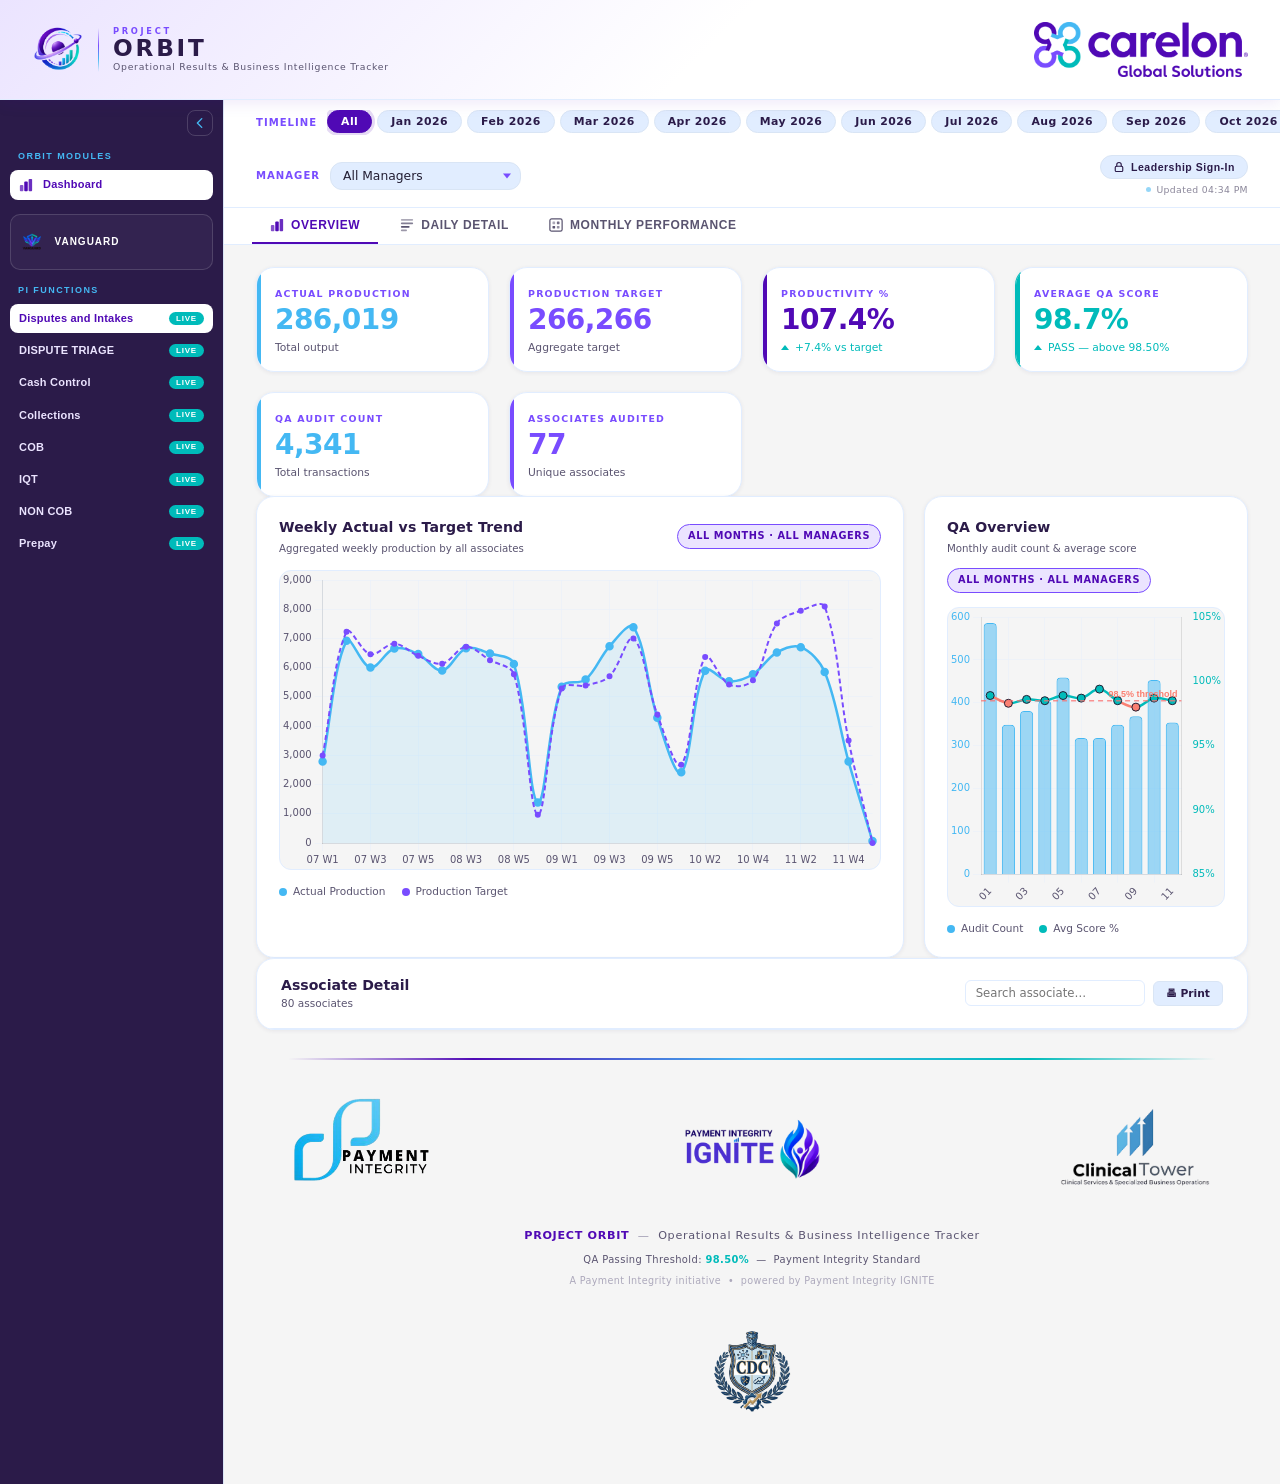
<file: ORBIT.html>
<!DOCTYPE html>
<html lang="en">
<head>
  <meta charset="UTF-8" />
  <meta name="viewport" content="width=device-width, initial-scale=1.0" />
  <title>PROJECT ORBIT — Operational Results &amp; Business Intelligence Tracker</title>
  <meta name="description" content="PROJECT ORBIT — Operational Results &amp; Business Intelligence Tracker. Real-time productivity and quality metrics." />
  <link rel="icon" type="image/png" href="assets/logos/ORBIT.png" />
  <link rel="stylesheet" href="orbit.css" />
  <!-- ── ORBIT runtime configuration ─────────────────────────────────────────
       Auth is handled by Supabase RPC (supabase-config.js + orbit-auth-svc.js):
       per-user bcrypt passwords, team-passcode bootstrap for first sign-in.
       The legacy shared-password config below is retired and no longer read.
  ──────────────────────────────────────────────────────────────────────────── -->
  <script>
  window.ORBIT_CONFIG = {
    leadershipPassword: '',   // retired — Supabase per-user passwords replaced this
    adminPassword:      ''
  };
  </script>
</head>
<body>
<div class="orbit-shell">

  <!-- ── Loading overlay ─────────────────────────────────── -->
  <div class="orbit-loading" id="orbit-loading" role="status" aria-live="polite">
    <div class="orbit-spinner"></div>
    <div class="orbit-loading__text">Loading ORBIT&hellip;</div>
  </div>

  <!-- ── Header ───────────────────────────────────────────── -->
  <header class="orbit-header" role="banner">
    <div class="orbit-header__left">

      <!-- ORBIT logo — official PNG asset (assets/logos/ORBIT.png) -->
      <div class="orbit-header__logo" aria-label="ORBIT logo" role="img">
        <img src="assets/logos/ORBIT.png"
             alt="ORBIT logo"
             class="orbit-header__img" />
      </div>

      <!-- Vertical divider -->
      <div class="orbit-header__divider" aria-hidden="true"></div>

      <!-- Text lockup -->
      <div class="orbit-header__titles">
        <div class="orbit-header__eyebrow">PROJECT</div>
        <div class="orbit-header__title">ORBIT</div>
        <div class="orbit-header__subtitle">Operational Results &amp; Business Intelligence Tracker</div>
      </div>
    </div>

    <div class="orbit-header__right">

      <!-- Carelon Global Solutions — corporate sponsor, official PNG asset -->
      <div class="orbit-header__carelon" role="img" aria-label="Carelon Global Solutions">
        <img src="assets/logos/carelon.png"
             alt="Carelon Global Solutions"
             class="orbit-header__carelon-img" />
      </div>

    </div>
  </header>

  <!-- ── TEMPUS-style layout: left rail + main column ─────── -->
  <div class="orbit-body">

    <!-- ── Left navigation rail ────────────────────────────── -->
    <aside class="orbit-rail" id="orbit-rail" aria-label="ORBIT navigation">

      <button class="orbit-rail__toggle" id="orbit-rail-toggle" type="button"
              aria-label="Collapse navigation" aria-expanded="true">
        <svg width="14" height="14" viewBox="0 0 16 16" fill="none" aria-hidden="true">
          <path d="M10 3L5 8l5 5" stroke="currentColor" stroke-width="1.6" stroke-linecap="round" stroke-linejoin="round"/>
        </svg>
      </button>

      <!-- Section 1 — ORBIT modules -->
      <nav class="orbit-rail__group" aria-label="ORBIT modules">
        <div class="orbit-rail__heading">ORBIT Modules</div>
        <button class="orbit-rail__item is-active" type="button" data-nav-page="overview" title="Dashboard">
          <svg width="14" height="14" viewBox="0 0 16 16" fill="none" aria-hidden="true">
            <rect x="1" y="8" width="4" height="7" rx="1" fill="currentColor" opacity=".7"/>
            <rect x="6" y="4" width="4" height="11" rx="1" fill="currentColor"/>
            <rect x="11" y="1" width="4" height="14" rx="1" fill="currentColor" opacity=".85"/>
          </svg>
          <span class="orbit-rail__label">Dashboard</span>
        </button>
        <button class="orbit-rail__item orbit-rail__item--gated" type="button" data-nav-sub="ar" title="Associate Records">
          <svg width="14" height="14" viewBox="0 0 16 16" fill="none" aria-hidden="true">
            <circle cx="8" cy="5" r="3" stroke="currentColor" stroke-width="1.4"/>
            <path d="M2.5 14c.8-2.6 3-4 5.5-4s4.7 1.4 5.5 4" stroke="currentColor" stroke-width="1.4" stroke-linecap="round"/>
          </svg>
          <span class="orbit-rail__label">Associate Records</span>
        </button>
        <button class="orbit-rail__item orbit-rail__item--gated" type="button" data-nav-sub="summary" title="Leadership Portal">
          <svg width="14" height="14" viewBox="0 0 16 16" fill="none" aria-hidden="true">
            <path d="M8 1.5l1.9 3.9 4.3.6-3.1 3 .7 4.3L8 11.3l-3.8 2 .7-4.3-3.1-3 4.3-.6z" fill="currentColor" opacity=".85"/>
          </svg>
          <span class="orbit-rail__label">Leadership Portal</span>
        </button>
        <button class="orbit-rail__item orbit-rail__item--gated" type="button" data-nav-sub="rec" title="Recognition">
          <svg width="14" height="14" viewBox="0 0 16 16" fill="none" aria-hidden="true">
            <path d="M4 2h8v4a4 4 0 0 1-8 0z" stroke="currentColor" stroke-width="1.4"/>
            <path d="M4 3.5H2v1a2.5 2.5 0 0 0 2.5 2.5M12 3.5h2v1a2.5 2.5 0 0 1-2.5 2.5M8 10v3M5 14.5h6" stroke="currentColor" stroke-width="1.4" stroke-linecap="round"/>
          </svg>
          <span class="orbit-rail__label">Recognition</span>
        </button>
        <button class="orbit-rail__item orbit-rail__item--gated" type="button" data-nav-sub="pip" title="PIP Watchlist">
          <svg width="14" height="14" viewBox="0 0 16 16" fill="none" aria-hidden="true">
            <path d="M8 2L1.5 13.5h13z" stroke="currentColor" stroke-width="1.4" stroke-linejoin="round"/>
            <path d="M8 6.5v3.5M8 12v.01" stroke="currentColor" stroke-width="1.6" stroke-linecap="round"/>
          </svg>
          <span class="orbit-rail__label">PIP Watchlist</span>
        </button>
        <button class="orbit-rail__item orbit-rail__item--gated" type="button" data-nav-sub="alerts" title="Executive Alerts">
          <svg width="14" height="14" viewBox="0 0 16 16" fill="none" aria-hidden="true">
            <path d="M8 2a4 4 0 0 1 4 4v2.5l1.5 2.5h-11L4 8.5V6a4 4 0 0 1 4-4z" stroke="currentColor" stroke-width="1.4" stroke-linejoin="round"/>
            <path d="M6.5 13.5a1.5 1.5 0 0 0 3 0" stroke="currentColor" stroke-width="1.4" stroke-linecap="round"/>
          </svg>
          <span class="orbit-rail__label">Executive Alerts</span>
        </button>
        <button class="orbit-rail__item orbit-rail__item--gated" type="button" data-nav-sub="notes" title="Notifications">
          <svg width="14" height="14" viewBox="0 0 16 16" fill="none" aria-hidden="true">
            <rect x="1.5" y="3" width="13" height="10" rx="1.5" stroke="currentColor" stroke-width="1.4"/>
            <path d="M2 4l6 5 6-5" stroke="currentColor" stroke-width="1.4" stroke-linecap="round" stroke-linejoin="round"/>
          </svg>
          <span class="orbit-rail__label">Notifications</span>
        </button>
        <button class="orbit-rail__item orbit-rail__item--gated" type="button" data-nav-sub="mynotes" title="My Notes">
          <svg width="14" height="14" viewBox="0 0 16 16" fill="none" aria-hidden="true">
            <path d="M3 2.5h10v11l-3-2-2 2-2-2-3 2z" stroke="currentColor" stroke-width="1.4" stroke-linejoin="round"/>
          </svg>
          <span class="orbit-rail__label">My Notes</span>
        </button>
      </nav>

      <!-- Section 2 — PROJECT VANGUARD platform link -->
      <a class="orbit-rail__vanguard" href="https://vanguard-jace.vercel.app/index.html"
         target="_blank" rel="noopener noreferrer" title="Open PROJECT VANGUARD">
        <img class="orbit-rail__vanguard-logo" src="assets/logos/vanguard-lockup.png" alt="Vanguard" />
        <span class="orbit-rail__vanguard-text">
          <span class="orbit-rail__vanguard-name">VANGUARD</span>
        </span>
      </a>

      <!-- Section 3 — Payment Integrity functions (drives FN module) -->
      <nav class="orbit-rail__group" aria-label="Payment Integrity functions" id="orbit-fn-list">
        <div class="orbit-rail__heading">PI Functions</div>
        <button class="orbit-fn__btn is-active" type="button" data-fn="disputes-intakes" data-live="full" title="Disputes and Intakes">
          <span class="orbit-rail__label">Disputes and Intakes</span>
          <span class="orbit-fn__badge orbit-fn__badge--live">Live</span>
        </button>
        <button class="orbit-fn__btn" type="button" data-fn="dispute-triage" data-live="qa" title="DISPUTE TRIAGE">
          <span class="orbit-rail__label">DISPUTE TRIAGE</span>
          <span class="orbit-fn__badge orbit-fn__badge--live">QA</span>
        </button>
        <button class="orbit-fn__btn" type="button" data-fn="cash-control" data-live="qa" title="Cash Control">
          <span class="orbit-rail__label">Cash Control</span>
          <span class="orbit-fn__badge orbit-fn__badge--live">QA</span>
        </button>
        <button class="orbit-fn__btn" type="button" data-fn="collections" data-live="qa" title="Collections">
          <span class="orbit-rail__label">Collections</span>
          <span class="orbit-fn__badge orbit-fn__badge--live">QA</span>
        </button>
        <button class="orbit-fn__btn" type="button" data-fn="cob" data-live="qa" title="COB">
          <span class="orbit-rail__label">COB</span>
          <span class="orbit-fn__badge orbit-fn__badge--live">QA</span>
        </button>
        <button class="orbit-fn__btn" type="button" data-fn="iqt" data-live="qa" title="IQT">
          <span class="orbit-rail__label">IQT</span>
          <span class="orbit-fn__badge orbit-fn__badge--live">QA</span>
        </button>
        <button class="orbit-fn__btn" type="button" data-fn="non-cob" data-live="qa" title="NON COB">
          <span class="orbit-rail__label">NON COB</span>
          <span class="orbit-fn__badge orbit-fn__badge--live">QA</span>
        </button>
        <button class="orbit-fn__btn" type="button" data-fn="prepay" data-live="qa" title="Prepay">
          <span class="orbit-rail__label">Prepay</span>
          <span class="orbit-fn__badge orbit-fn__badge--live">QA</span>
        </button>
        <span class="orbit-fn__un is-hidden" id="orbit-fn-un" role="status"></span>
      </nav>

    </aside><!-- /.orbit-rail -->

    <!-- ── Main content column ─────────────────────────────── -->
    <div class="orbit-main">

  <!-- ── Filters ──────────────────────────────────────────── -->
  <nav class="orbit-filters" role="navigation" aria-label="Dashboard filters">

    <!-- Timeline: Month pills -->
    <div class="orbit-filters__group">
      <span class="orbit-filters__label">Timeline</span>
      <div class="orbit-filters__pills" id="month-pills" role="group" aria-label="Filter by month">
        <!-- Built dynamically by orbit-app.js -->
      </div>
    </div>

    <!-- Manager dropdown — sourced from Fact_Productivity (period-aware) -->
    <div class="orbit-filters__group">
      <span class="orbit-filters__label" data-tooltip="Manager as recorded in Fact_Productivity for the selected period">Manager</span>
      <div class="orbit-filters__select-wrap">
        <select class="orbit-select" id="manager-select" aria-label="Filter by manager">
          <option value="all">All Managers</option>
        </select>
      </div>
    </div>

    <!-- Right-aligned controls: sign-in + refresh timestamp -->
    <div class="orbit-filters__controls">
      <button class="orbit-auth-chip" id="orbit-auth-chip" type="button"
              aria-haspopup="dialog" aria-label="Leadership sign in">
        <svg width="12" height="12" viewBox="0 0 16 16" fill="none" aria-hidden="true">
          <rect x="3" y="7" width="10" height="7" rx="1.5" stroke="currentColor" stroke-width="1.5"/>
          <path d="M5 7V5a3 3 0 0 1 6 0v2" stroke="currentColor" stroke-width="1.5" stroke-linecap="round"/>
        </svg>
        <span id="orbit-auth-chip-label">Leadership Sign-In</span>
      </button>
      <div class="orbit-filters__updated">
        <span id="last-updated">Live</span>
      </div>
    </div>

  </nav>

  <!-- ── Page navigation tabs ─────────────────────────────── -->
  <nav class="orbit-page-nav" role="tablist" aria-label="Dashboard pages">
    <button class="orbit-page-tab is-active" role="tab" aria-selected="true"
            aria-controls="page-overview" id="tab-overview" data-page="overview">
      <svg width="14" height="14" viewBox="0 0 16 16" fill="none" aria-hidden="true">
        <rect x="1" y="8" width="4" height="7" rx="1" fill="currentColor" opacity=".7"/>
        <rect x="6" y="4" width="4" height="11" rx="1" fill="currentColor"/>
        <rect x="11" y="1" width="4" height="14" rx="1" fill="currentColor" opacity=".85"/>
      </svg>
      Overview
    </button>
    <button class="orbit-page-tab" role="tab" aria-selected="false"
            aria-controls="page-daily" id="tab-daily" data-page="daily">
      <svg width="14" height="14" viewBox="0 0 16 16" fill="none" aria-hidden="true">
        <rect x="1" y="1" width="14" height="2" rx="1" fill="currentColor" opacity=".5"/>
        <rect x="1" y="5" width="14" height="2" rx="1" fill="currentColor" opacity=".75"/>
        <rect x="1" y="9" width="10" height="2" rx="1" fill="currentColor"/>
        <rect x="1" y="13" width="7"  height="2" rx="1" fill="currentColor" opacity=".6"/>
      </svg>
      Daily Detail
    </button>
    <button class="orbit-page-tab" role="tab" aria-selected="false"
            aria-controls="page-monthly" id="tab-monthly" data-page="monthly">
      <svg width="14" height="14" viewBox="0 0 16 16" fill="none" aria-hidden="true">
        <rect x="1" y="1" width="14" height="14" rx="2" stroke="currentColor" stroke-width="1.4" fill="none"/>
        <rect x="4" y="4" width="3" height="3" rx=".5" fill="currentColor" opacity=".5"/>
        <rect x="9" y="4" width="3" height="3" rx=".5" fill="currentColor" opacity=".85"/>
        <rect x="4" y="9" width="3" height="3" rx=".5" fill="currentColor"/>
        <rect x="9" y="9" width="3" height="3" rx=".5" fill="currentColor" opacity=".65"/>
      </svg>
      Monthly Performance
    </button>
    <button class="orbit-page-tab is-hidden" role="tab" aria-selected="false"
            aria-controls="page-leadership" id="tab-leadership" data-page="leadership">
      <svg width="14" height="14" viewBox="0 0 16 16" fill="none" aria-hidden="true">
        <path d="M8 1.5l1.9 3.9 4.3.6-3.1 3 .7 4.3L8 11.3l-3.8 2 .7-4.3-3.1-3 4.3-.6z" fill="currentColor" opacity=".85"/>
      </svg>
      Leadership Portal
    </button>
  </nav>

  <!-- ── Main content ─────────────────────────────────────── -->
  <main class="orbit-content" role="main">

  <!-- ══ PAGE: Overview ═══════════════════════════════════ -->
  <div id="page-overview" class="orbit-page" role="tabpanel" aria-labelledby="tab-overview">

    <!-- ── KPI Cards ──────────────────────────────────────── -->
    <section class="orbit-kpis" aria-label="Key performance indicators">

      <article class="kpi-card kpi-card--production" data-tt-title="Actual Production" data-tt-body="Total units produced in the selected period, aggregated across all filtered associates.">
        <div class="kpi-label">Actual Production</div>
        <div class="kpi-value" id="kpi-actual">—</div>
        <div class="kpi-sub" id="kpi-actual-sub">Total output</div>
      </article>

      <article class="kpi-card kpi-card--target" data-tt-title="Production Target" data-tt-body="Sum of individual production targets for the selected period and filters.">
        <div class="kpi-label">Production Target</div>
        <div class="kpi-value" id="kpi-target">—</div>
        <div class="kpi-sub" id="kpi-target-sub">Aggregate target</div>
      </article>

      <article class="kpi-card kpi-card--pct" data-tt-title="Productivity %" data-tt-body="Total actual production ÷ total target, blended across all filtered associates. PASS when ≥ 100%.">
        <div class="kpi-label">Productivity %</div>
        <div class="kpi-value" id="kpi-pct">—</div>
        <div class="kpi-sub" id="kpi-pct-sub">vs target</div>
      </article>

      <!-- Enterprise Target & Variance: Leadership Portal → Summary KPI strip (below) -->

      <article class="kpi-card kpi-card--qa-score" data-tt-title="Average QA Score" data-tt-body="Weighted average QA score across all audits. PI passing threshold: 98.50% — scores below are FAIL.">
        <div class="kpi-label">Average QA Score</div>
        <div class="kpi-value" id="kpi-qa-score">—</div>
        <div class="kpi-sub" id="kpi-qa-score-sub">No audit data</div>
      </article>

      <article class="kpi-card kpi-card--qa-count" data-tt-title="QA Audit Count" data-tt-body="Total number of QA audit transactions in the selected period.">
        <div class="kpi-label">QA Audit Count</div>
        <div class="kpi-value" id="kpi-qa-count">—</div>
        <div class="kpi-sub">Total transactions</div>
      </article>

      <article class="kpi-card kpi-card--audited" data-tt-title="Associates Audited" data-tt-body="Distinct associates who received at least one QA audit in the selected period.">
        <div class="kpi-label">Associates Audited</div>
        <div class="kpi-value" id="kpi-audited">—</div>
        <div class="kpi-sub">Unique associates</div>
      </article>

    </section>

    <!-- ── Charts ─────────────────────────────────────────── -->
    <section class="orbit-charts" aria-label="Visual analytics">

      <!-- Hero chart: Weekly Actual vs Target -->
      <div class="chart-card">
        <div class="chart-header">
          <div class="chart-header__left">
            <div class="chart-title">Weekly Actual vs Target Trend</div>
            <div class="chart-subtitle">Aggregated weekly production by all associates</div>
          </div>
          <span class="chart-period-badge" aria-live="polite">All Months · All Managers</span>
        </div>
        <div class="chart-body" role="img" aria-label="Line chart showing weekly actual production versus target">
          <canvas id="chart-trend"></canvas>
        </div>
        <div class="chart-legend" aria-hidden="true">
          <div class="chart-legend__item"><span class="chart-legend__dot chart-legend__dot--actual"></span>Actual Production</div>
          <div class="chart-legend__item"><span class="chart-legend__dot chart-legend__dot--target"></span>Production Target</div>
        </div>
      </div>

      <!-- Secondary chart: QA Overview -->
      <div class="chart-card">
        <div class="chart-header">
          <div class="chart-header__left">
            <div class="chart-title">QA Overview</div>
            <div class="chart-subtitle">Monthly audit count &amp; average score</div>
          </div>
          <span class="chart-period-badge" aria-live="polite">All Months · All Managers</span>
        </div>
        <div class="chart-body" role="img" aria-label="Bar and line chart showing QA audit counts and average scores by month">
          <canvas id="chart-qa"></canvas>
        </div>
        <div class="chart-legend" aria-hidden="true">
          <div class="chart-legend__item"><span class="chart-legend__dot chart-legend__dot--actual"></span>Audit Count</div>
          <div class="chart-legend__item"><span class="chart-legend__dot chart-legend__dot--qa"></span>Avg Score %</div>
        </div>
      </div>

    </section>

    <!-- ── Associate Detail Table ─────────────────────────── -->
    <section class="orbit-table-section" aria-label="Associate detail table">
      <div class="table-card">
        <div class="table-card__header">
          <div>
            <div class="table-card__title">Associate Detail</div>
            <div class="table-card__meta" id="table-meta">Loading&hellip;</div>
          </div>
          <div class="table-card__actions">
            <input
              id="table-search"
              type="search"
              placeholder="Search associate&hellip;"
              aria-label="Search associates"
              style="
                background:var(--glass-bg);border:1px solid var(--glass-border);
                border-radius:var(--radius-sm);color:var(--text);font-size:.73rem;
                padding:5px 10px;outline:none;width:180px;
              "
            />
            <button class="table-action-btn" onclick="window.print()" aria-label="Print table">
              &#128438; Print
            </button>
          </div>
        </div>
        <div class="table-scroll-wrap" role="region" aria-label="Scrollable data table" tabindex="0">
          <table class="orbit-table" aria-label="Associate productivity and quality data">
            <thead>
              <tr>
                <th aria-label="Rank">#</th>
                <th data-sort="name"     class="is-sortable">Associate</th>
                <th data-sort="manager"  class="is-sortable" data-tooltip="Manager from Fact_Productivity — period-aware">Manager</th>
                <th data-sort="act"      class="is-sortable" style="text-align:right">Prod Actual</th>
                <th data-sort="tgt"      class="is-sortable" style="text-align:right">Prod Target</th>
                <th data-sort="variance" class="is-sortable" style="text-align:right">Variance</th>
                <th data-sort="prodPct"  class="is-sortable">Productivity %</th>
                <th data-sort="qaCnt"    class="is-sortable" style="text-align:right">QA Audits</th>
                <th data-sort="avgQA"    class="is-sortable" style="text-align:right">QA Score %</th>
              </tr>
            </thead>
            <tbody id="assoc-tbody">
              <tr><td colspan="9">
                <div class="orbit-empty">
                  <div class="orbit-empty__title">Loading data&hellip;</div>
                </div>
              </td></tr>
            </tbody>
          </table>
        </div>
      </div>
    </section>

  </div><!-- /.orbit-page#page-overview -->

  <!-- ══ PAGE: Daily Detail ════════════════════════════════ -->
  <div id="page-daily" class="orbit-page is-hidden" role="tabpanel" aria-labelledby="tab-daily">

    <!-- Daily Detail filters -->
    <div class="orbit-dd-filters">

      <!-- Timeline is controlled by the single global filter bar. -->

      <!-- Date filter — narrows to a single calendar day within the selected month -->
      <div class="orbit-filters__group orbit-filters__group--date" id="dd-date-group">
        <span class="orbit-filters__label">Date</span>
        <div class="orbit-filters__select-wrap dd-date-wrap">
          <input class="orbit-select dd-date-input" id="dd-date-input"
                 type="date" aria-label="Filter by exact date" />
          <button class="dd-date-clear is-hidden" id="dd-date-clear"
                  type="button" title="Clear date filter" aria-label="Clear date filter">&#x2715;</button>
        </div>
      </div>

      <!-- Manager dropdown -->
      <div class="orbit-filters__group">
        <span class="orbit-filters__label">Manager</span>
        <div class="orbit-filters__select-wrap">
          <select class="orbit-select" id="dd-manager-select" aria-label="Filter by manager">
            <option value="all">All Managers</option>
          </select>
        </div>
      </div>

      <!-- Associate dropdown -->
      <div class="orbit-filters__group">
        <span class="orbit-filters__label">Associate</span>
        <div class="orbit-filters__select-wrap">
          <select class="orbit-select" id="dd-assoc-select" aria-label="Filter by associate">
            <option value="all">All Associates</option>
          </select>
        </div>
      </div>

      <!-- Search box -->
      <div class="orbit-filters__group orbit-filters__group--search">
        <span class="orbit-filters__label">Search</span>
        <div class="orbit-filters__select-wrap">
          <input class="orbit-select orbit-dd-search" id="dd-search"
                 type="search" placeholder="Search associate, manager…"
                 aria-label="Search daily detail table" autocomplete="off" />
        </div>
      </div>

    </div><!-- /.orbit-dd-filters -->

    <!-- Daily Detail table card -->
    <div class="table-card orbit-dd-card">
      <div class="table-card__header">
        <div class="table-card__title">Daily Detail</div>
        <div class="table-card__meta" id="dd-meta">Loading&hellip;</div>
        <div class="table-card__actions">
          <button class="orbit-btn orbit-btn--ghost" id="dd-export-btn"
                  title="Export to CSV" aria-label="Export daily detail to CSV">
            <svg width="14" height="14" viewBox="0 0 16 16" fill="none" aria-hidden="true">
              <path d="M8 1v9M5 7l3 3 3-3" stroke="currentColor" stroke-width="1.8" stroke-linecap="round" stroke-linejoin="round"/>
              <path d="M2 12h12v2a1 1 0 01-1 1H3a1 1 0 01-1-1v-2z" fill="currentColor" opacity=".35"/>
            </svg>
            Export CSV
          </button>
        </div>
      </div>
      <div class="table-card__body">
        <table class="orbit-table" id="dd-table" role="grid" aria-label="Daily production detail">
          <thead>
            <tr>
              <th class="col-date"  data-dd-sort="d"       aria-sort="none">Date</th>
              <th class="col-associate" data-dd-sort="a"   aria-sort="none">Associate</th>
              <th class="col-manager"   data-dd-sort="m"   aria-sort="none">Manager</th>
              <th class="col-num"   data-dd-sort="act"     aria-sort="none">Actual</th>
              <th class="col-num"   data-dd-sort="tgt"     aria-sort="none">Target</th>
              <th class="col-num"   data-dd-sort="variance" aria-sort="none">Variance</th>
              <th class="col-num"   data-dd-sort="w"       aria-sort="none">Week</th>
              <th class="col-num"   data-dd-sort="ym"      aria-sort="none">Month</th>
            </tr>
          </thead>
          <tbody id="dd-tbody">
            <!-- Built by orbit-app.js DD.render() — first 200 rows -->
          </tbody>
        </table>
      </div>
      <!-- Load more — appears when filtered results exceed one page -->
      <div class="dd-load-more-wrap">
        <button class="orbit-btn orbit-btn--ghost dd-load-more-btn is-hidden" id="dd-load-more" type="button">
          Load more records
        </button>
      </div>
    </div><!-- /.orbit-dd-card -->

  </div><!-- /.orbit-page#page-daily -->

  <!-- ══ PAGE: Monthly Performance ════════════════════════════ -->
  <div id="page-monthly" class="orbit-page is-hidden" role="tabpanel" aria-labelledby="tab-monthly">

    <!-- Monthly filters -->
    <div class="orbit-dd-filters mp-filters">

      <!-- Timeline is controlled by the single global filter bar. -->

      <div class="orbit-filters__group">
        <span class="orbit-filters__label">Manager</span>
        <div class="orbit-filters__select-wrap">
          <select class="orbit-select" id="mp-manager-select" aria-label="Filter by manager">
            <option value="all">All Managers</option>
          </select>
        </div>
      </div>

      <div class="orbit-filters__group">
        <span class="orbit-filters__label">Associate</span>
        <div class="orbit-filters__select-wrap">
          <select class="orbit-select" id="mp-assoc-select" aria-label="Filter by associate">
            <option value="all">All Associates</option>
          </select>
        </div>
      </div>

    </div><!-- /.mp-filters -->

    <!-- ── Summary KPI cards ───────────────────────────────── -->
    <section class="orbit-kpis mp-kpis" aria-label="Monthly performance summary">

      <article class="kpi-card kpi-card--mp-pass"
               data-tt-title="Associates Passing" data-tt-body="Associates whose productivity is at or above the 100% target.<br><br>PASS: Productivity ≥ 100%">
        <div class="kpi-label">Associates Passing</div>
        <div class="kpi-value" id="mp-kpi-passing">—</div>
        <div class="kpi-sub" id="mp-kpi-passing-sub">Productivity &ge; 100%</div>
      </article>

      <article class="kpi-card kpi-card--mp-fail"
               data-tt-title="Associates Failing" data-tt-body="Associates whose productivity is below the 100% target.<br><br>FAIL: Productivity &lt; 100%">
        <div class="kpi-label">Associates Failing</div>
        <div class="kpi-value" id="mp-kpi-failing">—</div>
        <div class="kpi-sub" id="mp-kpi-failing-sub">Productivity &lt; 100%</div>
      </article>

      <article class="kpi-card kpi-card--pct"
               data-tt-title="Avg Productivity %" data-tt-body="Mean productivity percentage across all filtered associates and months.<br><br>PASS: ≥ 100% &nbsp;|&nbsp; FAIL: &lt; 100%">
        <div class="kpi-label">Avg Productivity %</div>
        <div class="kpi-value" id="mp-kpi-avg-prod">—</div>
        <div class="kpi-sub" id="mp-kpi-avg-prod-sub">vs 100% target</div>
      </article>

      <article class="kpi-card kpi-card--qa-score"
               data-tt-title="Avg QA Score %" data-tt-body="Weighted average QA score across the selected period.<br><br>PASS: ≥ 98.50% &nbsp;|&nbsp; FAIL: &lt; 98.50%">
        <div class="kpi-label">Avg QA Score %</div>
        <div class="kpi-value" id="mp-kpi-avg-qa">—</div>
        <div class="kpi-sub" id="mp-kpi-avg-qa-sub">Threshold: 98.50%</div>
      </article>

      <article class="kpi-card kpi-card--mp-qa-pass"
               data-tt-title="QA Pass Count" data-tt-body="Associates whose QA score meets the PI passing threshold.<br><br>PASS: QA Score ≥ 98.50%">
        <div class="kpi-label">QA Pass Count</div>
        <div class="kpi-value" id="mp-kpi-qa-pass">—</div>
        <div class="kpi-sub">QA Score &ge; 98.50%</div>
      </article>

      <article class="kpi-card kpi-card--mp-qa-fail"
               data-tt-title="QA Fail Count" data-tt-body="Associates whose QA score falls below the PI passing threshold.<br><br>FAIL: QA Score &lt; 98.50%">
        <div class="kpi-label">QA Fail Count</div>
        <div class="kpi-value" id="mp-kpi-qa-fail">—</div>
        <div class="kpi-sub">QA Score &lt; 98.50%</div>
      </article>

    </section><!-- /.mp-kpis -->

    <!-- ── Monthly trend charts ─────────────────────────────── -->
    <div class="mp-charts">

      <!-- Chart 1: Productivity Trend -->
      <div class="chart-card mp-chart-card">
        <div class="chart-card__header">
          <div class="chart-card__title">Monthly Productivity Trend</div>
          <div class="chart-card__legend">
            <span class="chart-legend-item chart-legend-item--pass">&#9632; Pass (&ge;100%)</span>
            <span class="chart-legend-item chart-legend-item--fail">&#9632; Fail (&lt;100%)</span>
          </div>
        </div>
        <div class="chart-card__body">
          <canvas id="mp-chart-prod" aria-label="Monthly productivity trend chart"></canvas>
        </div>
      </div>

      <!-- Chart 2: QA Score Trend -->
      <div class="chart-card mp-chart-card">
        <div class="chart-card__header">
          <div class="chart-card__title">Monthly QA Score Trend</div>
          <div class="chart-card__legend">
            <span class="chart-legend-item chart-legend-item--pass">&#9632; Pass (&ge;98.5%)</span>
            <span class="chart-legend-item chart-legend-item--fail">&#9632; Fail (&lt;98.5%)</span>
          </div>
        </div>
        <div class="chart-card__body">
          <canvas id="mp-chart-qa" aria-label="Monthly QA score trend chart"></canvas>
        </div>
      </div>

      <!-- Chart 3: Pass/Fail Distribution -->
      <div class="chart-card mp-chart-card mp-chart-card--dist">
        <div class="chart-card__header">
          <div class="chart-card__title">Pass / Fail Distribution</div>
        </div>
        <div class="chart-card__body mp-dist-body">
          <canvas id="mp-chart-dist" aria-label="Pass/fail distribution chart"></canvas>
        </div>
      </div>

    </div><!-- /.mp-charts -->

    <!-- ── Associate Performance Grid ──────────────────────── -->
    <div class="table-card mp-grid-card">
      <div class="table-card__header">
        <div class="table-card__title">Associate Performance Grid</div>
        <div class="table-card__meta" id="mp-grid-meta">Loading&hellip;</div>
        <div class="table-card__actions">
          <div class="mp-legend-inline">
            <span class="qa-badge qa-badge--pass">● PROD PASS</span>
            <span class="qa-badge qa-badge--fail">● PROD FAIL</span>
            <span class="mp-qa-pass-badge">&#9670; QA PASS</span>
            <span class="mp-qa-fail-badge">&#9670; QA FAIL</span>
          </div>
        </div>
      </div>
      <div class="table-card__body mp-grid-scroll">
        <table class="orbit-table mp-grid-table" id="mp-grid-table" role="grid"
               aria-label="Associate monthly performance grid">
          <thead id="mp-grid-thead">
            <!-- Built dynamically: Associate | Manager | [month cols…] -->
          </thead>
          <tbody id="mp-grid-tbody">
            <!-- Built dynamically -->
          </tbody>
        </table>
      </div>
    </div><!-- /.mp-grid-card -->

    <!-- ── Monthly Detail trend table ──────────────────────── -->
    <div class="table-card mp-detail-card">
      <div class="table-card__header">
        <div class="table-card__title">Monthly Performance Trend</div>
        <div class="table-card__meta" id="mp-detail-meta"></div>
        <div class="table-card__actions">
          <button class="orbit-btn orbit-btn--ghost" id="mp-export-btn"
                  title="Export to CSV" aria-label="Export monthly detail to CSV">
            <svg width="14" height="14" viewBox="0 0 16 16" fill="none" aria-hidden="true">
              <path d="M8 1v9M5 7l3 3 3-3" stroke="currentColor" stroke-width="1.8"
                    stroke-linecap="round" stroke-linejoin="round"/>
              <path d="M2 12h12v2a1 1 0 01-1 1H3a1 1 0 01-1-1v-2z" fill="currentColor" opacity=".35"/>
            </svg>
            Export CSV
          </button>
        </div>
      </div>
      <div class="table-card__body">
        <table class="orbit-table" id="mp-detail-table" role="grid"
               aria-label="Monthly performance detail table">
          <thead>
            <tr>
              <th data-mp-sort="ym"      class="col-num">Month</th>
              <th data-mp-sort="a"       class="col-associate">Associate</th>
              <th data-mp-sort="m"       class="col-manager">Manager</th>
              <th data-mp-sort="act"     class="col-num">Actual</th>
              <th data-mp-sort="tgt"     class="col-num">Target</th>
              <th data-mp-sort="prodPct" class="col-num">Prod %</th>
              <th data-mp-sort="avgQA"   class="col-num">QA Score</th>
              <th class="col-num">Prod Status</th>
              <th class="col-num">QA Status</th>
            </tr>
          </thead>
          <tbody id="mp-detail-tbody">
            <!-- Built dynamically -->
          </tbody>
        </table>
      </div>
    </div><!-- /.mp-detail-card -->

  </div><!-- /.orbit-page#page-monthly -->

  <!-- ══ PAGE: Leadership Portal ═══════════════════════════ -->
  <div id="page-leadership" class="orbit-page is-hidden" role="tabpanel" aria-labelledby="tab-leadership">

    <!-- Portal header + role context -->
    <div class="lp-hero">
      <div>
        <div class="lp-hero__title">Leadership Portal</div>
        <div class="lp-hero__sub">Restricted access &mdash; Payment Integrity leadership tools</div>
      </div>
      <div class="lp-hero__role" id="lp-role-badge">—</div>
    </div>

    <!-- Portal sub-navigation -->
    <nav class="lp-subnav" role="tablist" aria-label="Leadership sections">
      <button class="lp-subnav__tab is-active" data-lp-sub="summary" type="button" role="tab" aria-selected="true">Summary</button>
      <button class="lp-subnav__tab" data-lp-sub="alerts" type="button" role="tab" aria-selected="false">Executive Alerts</button>
      <button class="lp-subnav__tab" data-lp-sub="pip" type="button" role="tab" aria-selected="false">PIP Watchlist</button>
      <button class="lp-subnav__tab" data-lp-sub="rec" type="button" role="tab" aria-selected="false">Recognition</button>
      <button class="lp-subnav__tab" data-lp-sub="managers" type="button" role="tab" aria-selected="false">Managers</button>
      <button class="lp-subnav__tab" data-lp-sub="notes" type="button" role="tab" aria-selected="false">Notifications</button>
      <button class="lp-subnav__tab" data-lp-sub="matrix" type="button" role="tab" aria-selected="false">Performance Matrix</button>
      <button class="lp-subnav__tab lp-subnav__tab--records" data-lp-sub="ar" type="button" role="tab" aria-selected="false">Associate Records</button>
      <button class="lp-subnav__tab lp-subnav__tab--mynotes" data-lp-sub="mynotes" type="button" role="tab" aria-selected="false">
        My Notes<span class="mn-tab-badge is-hidden" id="mn-tab-badge" aria-label="overdue tasks"></span>
      </button>
    </nav>

    <!-- ══ SUB-PAGE: Summary ══ -->
    <div class="lp-subpage" data-lp-subpage="summary">

    <!-- KPI strip -->
    <section class="orbit-kpis" aria-label="Leadership summary">
      <!-- Enterprise planning metrics — Leadership/Admin only -->
      <article class="kpi-card kpi-card--ent-target" data-tt-title="Enterprise Target" data-tt-body="Monthly enterprise production target: standard rate × approved headcount × business days in the selected month. Requires a single month to be selected.">
        <div class="kpi-label">Enterprise Target</div>
        <div class="kpi-value" id="kpi-ent-target">—</div>
        <div class="kpi-sub" id="kpi-ent-target-sub">Select a single month</div>
      </article>
      <article class="kpi-card kpi-card--ent-variance" data-tt-title="Enterprise Variance" data-tt-body="Actual enterprise production minus Enterprise Target for the selected month. Positive = above plan; negative = below plan.">
        <div class="kpi-label">Enterprise Variance</div>
        <div class="kpi-value" id="kpi-ent-variance">—</div>
        <div class="kpi-sub" id="kpi-ent-variance-sub">Select a single month</div>
      </article>
      <article class="kpi-card" data-tt-title="PIP Candidates" data-tt-body="Associates failing productivity (<100%) or QA (<98.50%) for 2 consecutive months.">
        <div class="kpi-label">PIP Candidates</div>
        <div class="kpi-value" id="lp-kpi-pip">—</div>
        <div class="kpi-sub">2-month consecutive fails</div>
      </article>
      <article class="kpi-card" data-tt-title="Recognition Candidates" data-tt-body="Associates at productivity >=110% or QA = 100.00% for 3 consecutive months.">
        <div class="kpi-label">Recognition Candidates</div>
        <div class="kpi-value" id="lp-kpi-rec">—</div>
        <div class="kpi-sub">3-month high performers</div>
      </article>
      <article class="kpi-card" data-tt-title="High Alerts" data-tt-body="HIGH severity items in Executive Alerts — dual fails and managers with multiple PIP cases.">
        <div class="kpi-label">High Alerts</div>
        <div class="kpi-value" id="lp-kpi-alerts">—</div>
        <div class="kpi-sub">Immediate attention</div>
      </article>
      <article class="kpi-card" data-tt-title="Managers Below Target" data-tt-body="Managers whose blended productivity or QA is below the approved standard.">
        <div class="kpi-label">Managers Below Target</div>
        <div class="kpi-value" id="lp-kpi-mgrbelow">—</div>
        <div class="kpi-sub">Blended metrics</div>
      </article>
      <article class="kpi-card" data-tt-title="Pending Notifications" data-tt-body="Outlook-ready draft emails generated for leadership review. Not sent automatically.">
        <div class="kpi-label">Notifications</div>
        <div class="kpi-value" id="lp-kpi-notes">—</div>
        <div class="kpi-sub">Drafts generated</div>
      </article>
    </section>

    <!-- Quick-action tiles -->
    <div class="lp-tiles" aria-label="Quick actions">
      <button class="lp-tile" data-lp-goto="pip" type="button">
        <span class="lp-tile__count" id="lp-tile-pip">—</span>
        <span class="lp-tile__label">PIP Watchlist</span>
        <span class="lp-tile__sub">Consecutive failures</span>
      </button>
      <button class="lp-tile lp-tile--rec" data-lp-goto="rec" type="button">
        <span class="lp-tile__count" id="lp-tile-rec">—</span>
        <span class="lp-tile__label">Recognition Watchlist</span>
        <span class="lp-tile__sub">Sustained excellence</span>
      </button>
      <button class="lp-tile lp-tile--mgr" data-lp-goto="managers" type="button">
        <span class="lp-tile__count" id="lp-tile-mgr">—</span>
        <span class="lp-tile__label">Manager Scorecard</span>
        <span class="lp-tile__sub">Team-level analytics</span>
      </button>
      <button class="lp-tile lp-tile--alert" data-lp-goto="alerts" type="button">
        <span class="lp-tile__count" id="lp-tile-alerts">—</span>
        <span class="lp-tile__label">Executive Alerts</span>
        <span class="lp-tile__sub">Severity-ranked</span>
      </button>
      <button class="lp-tile lp-tile--notes" data-lp-goto="notes" type="button">
        <span class="lp-tile__count" id="lp-tile-notes">—</span>
        <span class="lp-tile__label">Notification Center</span>
        <span class="lp-tile__sub">Outlook Web drafts</span>
      </button>
      <button class="lp-tile lp-tile--matrix" data-lp-goto="matrix" type="button">
        <span class="lp-tile__count" id="lp-tile-matrix">—</span>
        <span class="lp-tile__label">Performance Matrix</span>
        <span class="lp-tile__sub">Quarterly quadrant view</span>
      </button>
      <button class="lp-tile lp-tile--ar" data-lp-goto="ar" type="button">
        <span class="lp-tile__count" id="lp-tile-ar">—</span>
        <span class="lp-tile__label">Associate Records</span>
        <span class="lp-tile__sub">Merits &amp; Demerits</span>
      </button>
    </div>

    <!-- Business Rules — thresholds driving the watchlists -->
    <div class="orbit-table-section lp-section">
      <div class="lp-section__head">
        <h2 class="lp-section__title">Business Rules</h2>
        <span class="lp-section__rule">Thresholds applied to watchlists &amp; notifications</span>
      </div>
      <div class="orbit-table-wrap">
        <table class="orbit-table lp-table" aria-label="Business rules">
          <thead>
            <tr>
              <th>Rule</th>
              <th class="col-num">Value</th>
              <th>Status</th>
              <th>Notes</th>
            </tr>
          </thead>
          <tbody id="lp-rules-tbody"></tbody>
        </table>
      </div>
    </div>

    </div><!-- /.lp-subpage[data-lp-subpage=summary] -->

    <!-- ══ SUB-PAGE: Managers ══ -->
    <div class="lp-subpage is-hidden" data-lp-subpage="managers">

    <!-- Manager Scorecard -->
    <div class="orbit-table-section lp-section">
      <div class="lp-section__head">
        <h2 class="lp-section__title">Manager Scorecard</h2>
        <span class="lp-section__rule">Per-manager aggregates across all months &mdash; sorted by productivity</span>
      </div>
      <div class="orbit-table-wrap">
        <table class="orbit-table lp-table" aria-label="Manager scorecard">
          <thead>
            <tr>
              <th class="col-manager">Manager</th>
              <th class="col-num">Associates</th>
              <th class="col-num">Avg Productivity</th>
              <th class="col-num">Avg QA</th>
              <th class="col-num">Prod Pass Rate</th>
              <th class="col-num">QA Pass Rate</th>
              <th class="col-num">PIP</th>
              <th class="col-num">Recognition</th>
            </tr>
          </thead>
          <tbody id="lp-score-tbody"></tbody>
        </table>
      </div>
    </div>
    </div><!-- /.lp-subpage[data-lp-subpage=managers] -->

    <!-- ══ SUB-PAGE: Executive Alerts ══ -->
    <div class="lp-subpage is-hidden" data-lp-subpage="alerts">
    <!-- Executive Alerts -->
    <div class="orbit-table-section lp-section">
      <div class="lp-section__head">
        <h2 class="lp-section__title">Executive Alerts</h2>
        <span class="lp-section__rule">High-signal items for leadership attention &mdash; sorted by severity</span>
      </div>
      <div class="lp-alerts" id="lp-alerts"></div>
    </div>
    </div><!-- /.lp-subpage[data-lp-subpage=alerts] -->

    <!-- ══ SUB-PAGE: PIP Watchlist ══ -->
    <div class="lp-subpage is-hidden" data-lp-subpage="pip">
    <!-- PIP Watchlist -->
    <div class="orbit-table-section lp-section">
      <div class="lp-section__head">
        <h2 class="lp-section__title">PIP Watchlist</h2>
        <span class="lp-section__rule">Productivity &lt; 100% or QA &lt; 98.50% for 2 consecutive months</span>
        <span class="lp-eval-window"></span>
      </div>
      <div class="lp-filters" aria-label="PIP watchlist filters">
        <div class="lp-filters__pills" id="lp-pip-pills">
          <button class="orbit-pill is-active" data-pip-reason="all" type="button">All</button>
          <button class="orbit-pill" data-pip-reason="dual" type="button">Dual Fail</button>
          <button class="orbit-pill" data-pip-reason="prod" type="button">Productivity Fail</button>
          <button class="orbit-pill" data-pip-reason="qa" type="button">QA Fail</button>
        </div>
        <div class="orbit-filters__select-wrap">
          <select class="orbit-select" id="lp-pip-manager" aria-label="Filter PIP watchlist by manager">
            <option value="all">All Managers</option>
          </select>
        </div>
        <input class="orbit-input lp-search" id="lp-pip-search" type="search"
               placeholder="Search associate&hellip;" aria-label="Search PIP watchlist by associate" />
      </div>
      <div class="orbit-table-wrap">
        <table class="orbit-table lp-table" aria-label="PIP watchlist">
          <thead>
            <tr>
              <th class="col-associate">Associate</th>
              <th class="col-manager">Manager</th>
              <th>LOB</th>
              <th class="col-num">Month 1 Result</th>
              <th class="col-num">Month 2 Result</th>
              <th>Reason</th>
              <th>Status</th>
              <th></th>
            </tr>
          </thead>
          <tbody id="lp-pip-tbody"></tbody>
        </table>
      </div>
    </div>
    </div><!-- /.lp-subpage[data-lp-subpage=pip] -->

    <!-- ══ SUB-PAGE: Recognition Watchlist ══ -->
    <div class="lp-subpage is-hidden" data-lp-subpage="rec">
    <!-- Recognition Watchlist -->
    <div class="orbit-table-section lp-section">
      <div class="lp-section__head">
        <h2 class="lp-section__title">Recognition Watchlist</h2>
        <span class="lp-section__rule">Productivity &ge; 110% or QA = 100.00% for 3 consecutive months</span>
        <span class="lp-eval-window"></span>
      </div>
      <div class="orbit-table-wrap">
        <table class="orbit-table lp-table" aria-label="Recognition watchlist">
          <thead>
            <tr>
              <th class="col-associate">Associate</th>
              <th class="col-manager">Manager</th>
              <th>Reason</th>
              <th>Performance Trend</th>
              <th></th>
            </tr>
          </thead>
          <tbody id="lp-rec-tbody"></tbody>
        </table>
      </div>
    </div>
    </div><!-- /.lp-subpage[data-lp-subpage=rec] -->

    <!-- ══ SUB-PAGE: Notification Center ══ -->
    <div class="lp-subpage is-hidden" data-lp-subpage="notes">
    <!-- Notification Center -->
    <div class="orbit-table-section lp-section">
      <div class="lp-section__head">
        <h2 class="lp-section__title">Notification Center</h2>
        <span class="lp-section__rule">Outlook-ready drafts &mdash; nothing is sent automatically</span>
      </div>
      <div class="lp-filters" aria-label="Notification filters">
        <div class="lp-filters__pills" id="lp-note-pills">
          <button class="orbit-pill is-active" data-note-reason="all" type="button">All</button>
          <button class="orbit-pill" data-note-reason="dual" type="button">Dual Fail</button>
          <button class="orbit-pill" data-note-reason="prod" type="button">Productivity Fail</button>
          <button class="orbit-pill" data-note-reason="qa" type="button">QA Fail</button>
          <button class="orbit-pill" data-note-reason="rec" type="button">Recognition</button>
        </div>
        <div class="orbit-filters__select-wrap">
          <select class="orbit-select" id="lp-note-manager" aria-label="Filter notifications by manager">
            <option value="all">All Managers</option>
          </select>
        </div>
        <input class="orbit-input lp-search" id="lp-note-search" type="search"
               placeholder="Search associate&hellip;" aria-label="Search notifications by associate" />
      </div>
      <div class="lp-notes" id="lp-notes"></div>
    </div>
    </div><!-- /.lp-subpage[data-lp-subpage=notes] -->

    <!-- ══ SUB-PAGE: Performance Matrix ══ -->
    <div class="lp-subpage is-hidden" data-lp-subpage="matrix">

      <div class="orbit-table-section lp-section">
        <div class="lp-section__head">
          <h2 class="lp-section__title">Performance Matrix</h2>
          <span class="lp-section__rule">Quarterly productivity vs QA — four-quadrant associate view</span>
        </div>

        <!-- Filters -->
        <div class="mx-filters" aria-label="Performance matrix filters">
          <div class="mx-filters__pills" id="mx-qtr-pills">
            <button class="orbit-pill is-active" data-mx-qtr="all" type="button">All</button>
            <button class="orbit-pill" data-mx-qtr="Q1" type="button">Q1</button>
            <button class="orbit-pill" data-mx-qtr="Q2" type="button">Q2</button>
            <button class="orbit-pill" data-mx-qtr="Q3" type="button">Q3</button>
            <button class="orbit-pill" data-mx-qtr="Q4" type="button">Q4</button>
          </div>
          <div class="orbit-filters__select-wrap">
            <select class="orbit-select" id="mx-year" aria-label="Filter by year">
              <option value="all">All Years</option>
            </select>
          </div>
          <div class="orbit-filters__select-wrap">
            <select class="orbit-select" id="mx-manager" aria-label="Filter by manager">
              <option value="all">All Managers</option>
            </select>
          </div>
          <input class="orbit-input lp-search" id="mx-search" type="search"
                 placeholder="Search associate&hellip;" aria-label="Search associate in matrix" />
        </div>

        <!-- Plot + detail panel -->
        <div class="mx-plot-area">
          <div id="mx-plot-wrap" role="figure" aria-label="Performance scatter plot">
            <!-- SVG injected by JS -->
            <div id="mx-tooltip" role="tooltip" aria-live="polite"></div>
          </div>
          <!-- Associate detail panel (shown on click) -->
          <div class="mx-detail is-hidden" id="mx-detail" aria-label="Associate detail" aria-live="polite"></div>
        </div>

        <!-- Legend -->
        <div class="mx-legend" aria-label="Matrix legend">
          <div class="mx-legend__item"><span class="mx-legend__dot mx-legend__dot--dual"></span>Dual Pass — Top Performer</div>
          <div class="mx-legend__item"><span class="mx-legend__dot mx-legend__dot--qa-only"></span>High QA, Low Productivity — Productivity Opportunity</div>
          <div class="mx-legend__item"><span class="mx-legend__dot mx-legend__dot--prod-only"></span>High Productivity, Low QA — Quality Opportunity</div>
          <div class="mx-legend__item"><span class="mx-legend__dot mx-legend__dot--none"></span>Dual Fail — Critical Attention</div>
        </div>

        <!-- Quadrant summary counts -->
        <div class="mx-summary" aria-label="Quadrant counts">
          <div class="mx-summary__card mx-summary__card--dual">
            <span class="mx-summary__count" id="mx-count-dual">—</span>
            <span class="mx-summary__label">Top Performers</span>
            <span class="mx-summary__sub">High Prod &amp; High QA</span>
          </div>
          <div class="mx-summary__card mx-summary__card--qa-only">
            <span class="mx-summary__count" id="mx-count-qa-only">—</span>
            <span class="mx-summary__label">Productivity Opportunity</span>
            <span class="mx-summary__sub">Low Prod, High QA</span>
          </div>
          <div class="mx-summary__card mx-summary__card--prod-only">
            <span class="mx-summary__count" id="mx-count-prod-only">—</span>
            <span class="mx-summary__label">Quality Opportunity</span>
            <span class="mx-summary__sub">High Prod, Low QA</span>
          </div>
          <div class="mx-summary__card mx-summary__card--none">
            <span class="mx-summary__count" id="mx-count-none">—</span>
            <span class="mx-summary__label">Critical Attention</span>
            <span class="mx-summary__sub">Low Prod &amp; Low QA</span>
          </div>
          <div class="mx-summary__card mx-summary__card--total">
            <span class="mx-summary__count" id="mx-count-total">—</span>
            <span class="mx-summary__label">Associates Plotted</span>
            <span class="mx-summary__sub">Both axes available</span>
          </div>
        </div>

      </div><!-- /.orbit-table-section -->
    </div><!-- /.lp-subpage[data-lp-subpage=matrix] -->

    <!-- ══ SUB-PAGE: Associate Records ══ -->
    <div class="lp-subpage is-hidden" data-lp-subpage="ar">

      <div class="orbit-table-section lp-section">
        <div class="lp-section__head">
          <h2 class="lp-section__title">Associate Records</h2>
          <span class="lp-section__rule">Merit &amp; Demerit log &mdash; Leadership / Admin only &mdash; stored in ORBIT_Associate_Records.xlsx</span>
        </div>

        <!-- Filters row -->
        <div class="lp-filters ar-filters" aria-label="Associate records filters">
          <div class="lp-filters__pills" id="ar-type-pills">
            <button class="orbit-pill is-active" data-ar-type="all"    type="button">All</button>
            <button class="orbit-pill"            data-ar-type="merit"  type="button">Merits</button>
            <button class="orbit-pill"            data-ar-type="demerit" type="button">Demerits</button>
          </div>
          <div class="orbit-filters__select-wrap">
            <select class="orbit-select" id="ar-month" aria-label="Filter by month">
              <option value="all">All Months</option>
            </select>
          </div>
          <div class="orbit-filters__select-wrap">
            <select class="orbit-select" id="ar-manager" aria-label="Filter by manager">
              <option value="all">All Managers</option>
            </select>
          </div>
          <div class="orbit-filters__select-wrap">
            <select class="orbit-select" id="ar-category" aria-label="Filter by category">
              <option value="all">All Categories</option>
              <option value="Productivity">Productivity</option>
              <option value="Quality">Quality</option>
              <option value="Attendance">Attendance</option>
              <option value="Recognition">Recognition</option>
              <option value="Behavior">Behavior</option>
              <option value="Leadership">Leadership</option>
              <option value="Other">Other</option>
            </select>
          </div>
          <input class="orbit-input lp-search" id="ar-search" type="search"
                 placeholder="Search associate&hellip;" aria-label="Search associate records" />
          <!-- Add Record button — visible to admin/leadership only -->
          <button class="orbit-btn orbit-btn--primary ar-add-btn" id="ar-add-btn" type="button"
                  aria-haspopup="dialog">+ Add Record</button>
        </div>

        <!-- Roster table -->
        <div class="orbit-table-wrap">
          <table class="orbit-table lp-table ar-roster-table" id="ar-roster-table"
                 aria-label="Associate records roster">
            <thead>
              <tr>
                <th class="col-associate">Associate</th>
                <th class="col-manager">Manager</th>
                <th class="col-num ar-col-badge">Merits</th>
                <th class="col-num ar-col-badge">Demerits</th>
                <th class="ar-col-last">Last Entry</th>
                <th></th>
              </tr>
            </thead>
            <tbody id="ar-roster-tbody"></tbody>
          </table>
        </div>

        <!-- Empty / read-only state messages -->
        <div class="ar-readonly-banner is-hidden" id="ar-readonly-banner" role="alert">
          <span>Read-only view &mdash; sign in with a Leadership or Admin account to add or edit records.</span>
        </div>
      </div><!-- /.orbit-table-section -->

      <!-- ── Per-associate timeline panel (shown below roster when a row is expanded) ── -->
      <div class="ar-timeline-panel is-hidden" id="ar-timeline-panel" aria-live="polite" aria-label="Associate record timeline">
        <div class="ar-timeline-panel__head">
          <div class="ar-timeline-panel__who">
            <span class="ar-timeline-panel__name" id="ar-timeline-name"></span>
            <span class="ar-timeline-panel__mgr"  id="ar-timeline-mgr"></span>
          </div>
          <div class="ar-timeline-panel__counts">
            <span class="ar-badge ar-badge--merit"   id="ar-timeline-merits">0 Merits</span>
            <span class="ar-badge ar-badge--demerit" id="ar-timeline-demerits">0 Demerits</span>
          </div>
          <button class="orbit-btn orbit-btn--ghost ar-timeline-close" id="ar-timeline-close"
                  type="button" aria-label="Close timeline">Close</button>
        </div>
        <div class="ar-timeline" id="ar-timeline" role="list" aria-label="Performance record timeline"></div>
        <div class="ar-timeline-panel__actions">
          <button class="orbit-btn orbit-btn--primary ar-add-for-btn" id="ar-add-for-btn" type="button">
            + Add Record for This Associate
          </button>
        </div>
      </div><!-- /.ar-timeline-panel -->

    </div><!-- /.lp-subpage[data-lp-subpage=ar] -->

    <!-- ══ SUB-PAGE: My Notes ══════════════════════════════════════════ -->
    <div class="lp-subpage is-hidden" data-lp-subpage="mynotes">

      <!-- Header bar -->
      <div class="mn-header">
        <div class="mn-header__left">
          <div class="mn-header__title">My Notes</div>
          <div class="mn-header__sub" id="mn-header-sub">Personal leadership workspace</div>
        </div>
        <div class="mn-header__actions">
          <button class="orbit-btn orbit-btn--ghost mn-export-btn" id="mn-export-btn" type="button"
                  title="Export tasks to CSV">
            <svg width="13" height="13" viewBox="0 0 16 16" fill="none" aria-hidden="true">
              <path d="M8 1v9M5 7l3 3 3-3" stroke="currentColor" stroke-width="1.8" stroke-linecap="round" stroke-linejoin="round"/>
              <path d="M2 12h12v2a1 1 0 01-1 1H3a1 1 0 01-1-1v-2z" fill="currentColor" opacity=".35"/>
            </svg>
            Export CSV
          </button>
          <button class="orbit-btn orbit-btn--primary" id="mn-add-btn" type="button">+ New Task</button>
        </div>
      </div>

      <!-- Overdue alert banner (shown when overdue tasks exist) -->
      <div class="mn-overdue-banner is-hidden" id="mn-overdue-banner" role="alert">
        <svg width="15" height="15" viewBox="0 0 24 24" fill="none" stroke="currentColor" stroke-width="2.2" stroke-linecap="round" stroke-linejoin="round" aria-hidden="true">
          <path d="M10.29 3.86L1.82 18a2 2 0 001.71 3h16.94a2 2 0 001.71-3L13.71 3.86a2 2 0 00-3.42 0z"/>
          <line x1="12" y1="9" x2="12" y2="13"/><line x1="12" y1="17" x2="12.01" y2="17"/>
        </svg>
        <span id="mn-overdue-text">You have overdue tasks.</span>
      </div>

      <!-- Filter / sort bar -->
      <div class="mn-filters" id="mn-filters">
        <div class="mn-filter-group">
          <label class="mn-filter-label" for="mn-filter-status">Status</label>
          <select class="orbit-select mn-select" id="mn-filter-status">
            <option value="all">All</option>
            <option value="open">Open</option>
            <option value="completed">Completed</option>
            <option value="archived">Archived</option>
          </select>
        </div>
        <div class="mn-filter-group">
          <label class="mn-filter-label" for="mn-filter-priority">Priority</label>
          <select class="orbit-select mn-select" id="mn-filter-priority">
            <option value="all">All</option>
            <option value="high">High</option>
            <option value="medium">Medium</option>
            <option value="low">Low</option>
          </select>
        </div>
        <div class="mn-filter-group">
          <label class="mn-filter-label" for="mn-search">Search</label>
          <input class="orbit-select mn-select mn-search-input" id="mn-search"
                 type="search" placeholder="Search tasks…" autocomplete="off" />
        </div>
      </div>

      <!-- Task list -->
      <div class="mn-list" id="mn-list" role="list" aria-label="My tasks">
        <!-- Built dynamically by NOTES module -->
      </div>

      <!-- Add / Edit modal -->
      <div class="mn-modal-backdrop is-hidden" id="mn-modal" role="dialog"
           aria-modal="true" aria-labelledby="mn-modal-title">
        <div class="mn-modal">
          <div class="mn-modal__header">
            <div class="mn-modal__title" id="mn-modal-title">New Task</div>
            <button class="mn-modal__close" id="mn-modal-close" type="button"
                    aria-label="Close">&times;</button>
          </div>
          <div class="mn-modal__body">

            <div class="mn-field">
              <label class="mn-label" for="mn-task">Task <span class="mn-req">*</span></label>
              <input class="orbit-select mn-input mn-input--full" id="mn-task"
                     type="text" placeholder="Describe the task…" maxlength="200" />
            </div>

            <div class="mn-field-row">
              <div class="mn-field">
                <label class="mn-label" for="mn-priority">Priority</label>
                <select class="orbit-select mn-input" id="mn-priority">
                  <option value="medium">Medium</option>
                  <option value="high">High</option>
                  <option value="low">Low</option>
                </select>
              </div>
              <div class="mn-field">
                <label class="mn-label" for="mn-due">Due Date</label>
                <input class="orbit-select mn-input" id="mn-due" type="date" />
              </div>
              <div class="mn-field" id="mn-status-field">
                <label class="mn-label" for="mn-status">Status</label>
                <select class="orbit-select mn-input" id="mn-status">
                  <option value="open">Open</option>
                  <option value="completed">Completed</option>
                  <option value="archived">Archived</option>
                </select>
              </div>
            </div>

            <div class="mn-field">
              <label class="mn-label" for="mn-notes">Notes</label>
              <textarea class="orbit-select mn-textarea" id="mn-notes"
                        rows="4" placeholder="Additional context, links, next steps…"
                        maxlength="2000"></textarea>
            </div>

            <!-- Audit row (edit mode only) -->
            <div class="mn-audit-row is-hidden" id="mn-audit-row">
              <span class="mn-audit-item">Created by <strong id="mn-audit-created-by">—</strong> on <strong id="mn-audit-created-at">—</strong></span>
              <span class="mn-audit-sep">·</span>
              <span class="mn-audit-item" id="mn-audit-modified-wrap">
                Modified by <strong id="mn-audit-modified-by">—</strong> on <strong id="mn-audit-modified-at">—</strong>
              </span>
            </div>

          </div>
          <div class="mn-modal__footer">
            <div class="mn-modal__footer-meta" id="mn-modal-meta"></div>
            <div class="mn-modal__footer-actions">
              <button class="orbit-btn orbit-btn--ghost" id="mn-modal-cancel" type="button">Cancel</button>
              <button class="orbit-btn orbit-btn--primary" id="mn-modal-save" type="button">Save Task</button>
            </div>
          </div>
        </div>
      </div>

    </div><!-- /.lp-subpage[data-lp-subpage=mynotes] -->

  </div><!-- /.orbit-page#page-leadership -->

  <!-- ══════════════════════════════════════════════════════════
       ORBIT FOOTER — Operational / Business Partner Branding
       Payment Integrity  |  IGNITE  |  Clinical Tower
       ══════════════════════════════════════════════════════════ -->
  <!-- ── Under Construction landing (non-live functions) ───── -->
  <section class="orbit-fn-uc is-hidden" id="orbit-fn-uc" role="region" aria-live="polite">
    <div class="orbit-fn-uc__card">
      <div class="orbit-fn-uc__badge">Under Construction</div>
      <h2 class="orbit-fn-uc__name" id="orbit-fn-uc-name">Function</h2>
      <p class="orbit-fn-uc__msg">
        This module is reserved for future ORBIT integration.<br />
        Operational data has not yet been onboarded.
      </p>
      <div class="orbit-fn-uc__modules">
        <span class="orbit-fn-uc__modules-label">Expected Future Modules</span>
        <ul class="orbit-fn-uc__module-list">
          <li>KPI Dashboard</li>
          <li>Productivity</li>
          <li>Quality</li>
          <li>Alerts</li>
          <li>Associate Records</li>
          <li>Reporting</li>
        </ul>
      </div>
    </div>
  </section>

  <footer class="orbit-footer" role="contentinfo" aria-label="Organizational branding">

    <!-- Gradient divider line above footer -->
    <div class="orbit-footer__divider" aria-hidden="true"></div>

    <!-- Three-column logo row -->
    <div class="orbit-footer__logos">

      <!-- LEFT: Payment Integrity — official PNG asset -->
      <div class="orbit-footer__brand orbit-footer__brand--left">
        <img src="assets/logos/pi.png"
             alt="Payment Integrity"
             class="orbit-footer__logo-img orbit-footer__pi-img" />
      </div>

      <!-- CENTER: Payment Integrity IGNITE — official PNG asset -->
      <div class="orbit-footer__brand orbit-footer__brand--center">
        <img src="assets/logos/ignite.png"
             alt="Payment Integrity IGNITE"
             class="orbit-footer__logo-img orbit-footer__ignite-img" />
      </div>

      <!-- RIGHT: Clinical Tower — official PNG asset (original file, not recreated) -->
      <div class="orbit-footer__brand orbit-footer__brand--right">
        <img src="assets/logos/clinical-tower.png"
             alt="Clinical Tower — Clinical Services &amp; Specialized Business Operations"
             class="orbit-footer__logo-img orbit-footer__clinical-img" />
      </div>

    </div><!-- /.orbit-footer__logos -->

    <!-- Tagline / attribution text -->
    <div class="orbit-footer__tagline">
      <span class="orbit-footer__tagline-title">PROJECT ORBIT</span>
      <span class="orbit-footer__tagline-sep" aria-hidden="true">&nbsp;&mdash;&nbsp;</span>
      <span class="orbit-footer__tagline-sub">Operational Results &amp; Business Intelligence Tracker</span>
    </div>
    <div class="orbit-footer__threshold">
      QA Passing Threshold: <strong>98.50%</strong> &nbsp;&mdash;&nbsp; Payment Integrity Standard
    </div>
    <div class="orbit-footer__attr">
      A Payment Integrity initiative &nbsp;&bull;&nbsp; powered by Payment Integrity IGNITE
    </div>

    <!-- CDC emblem — original PNG asset, bottom-most footer row -->
    <div class="orbit-footer__cdc">
      <img src="assets/logos/cdc-emblem.png"
           alt="CDC emblem"
           class="orbit-footer__cdc-img" />
    </div>

  </footer>

  </main><!-- /.orbit-content -->

    </div><!-- /.orbit-main -->
  </div><!-- /.orbit-body -->
</div><!-- /.orbit-shell -->

<!-- Chart.js 4.4.3 — local copy; loaded here so HTML renders before JS parse begins -->
<script src="chart.umd.min.js"></script>
<!-- Data source — extracted from PI DI Dashboard.xlsx -->
<script src="orbit-data.js"></script>
<!-- Leadership sign-in dialog -->
<div class="orbit-auth-modal is-hidden" id="orbit-auth-modal" role="dialog" aria-modal="true" aria-labelledby="orbit-auth-title">
  <div class="orbit-auth-modal__card">
    <div class="orbit-auth-modal__title" id="orbit-auth-title">Leadership Login</div>
    <div class="orbit-auth-modal__sub" id="orbit-auth-sub">Enter your Domain ID and password.</div>
    <label class="orbit-auth-modal__label" for="orbit-auth-domain">Domain ID</label>
    <input class="orbit-auth-modal__input" id="orbit-auth-domain" type="text"
           placeholder="e.g. AL12345" autocomplete="off" spellcheck="false" />
    <div class="orbit-auth-modal__field" id="orbit-auth-pass-field">
      <label class="orbit-auth-modal__label" for="orbit-auth-password">Password</label>
      <input class="orbit-auth-modal__input" id="orbit-auth-password" type="password"
             placeholder="Your password" autocomplete="current-password" />
    </div>
    <div id="orbit-auth-setup" class="is-hidden">
      <label class="orbit-auth-modal__label" for="orbit-auth-bootstrap">Team Passcode</label>
      <input class="orbit-auth-modal__input" id="orbit-auth-bootstrap" type="password"
             placeholder="Onboarding team passcode" autocomplete="off" />
      <label class="orbit-auth-modal__label" for="orbit-auth-newpass">New Password</label>
      <input class="orbit-auth-modal__input" id="orbit-auth-newpass" type="password"
             placeholder="Choose a password (min 8 chars)" autocomplete="new-password" />
      <label class="orbit-auth-modal__label" for="orbit-auth-newpass2">Confirm Password</label>
      <input class="orbit-auth-modal__input" id="orbit-auth-newpass2" type="password"
             placeholder="Re-enter password" autocomplete="new-password" />
    </div>
    <div class="orbit-auth-modal__error is-hidden" id="orbit-auth-error"></div>
    <div class="orbit-auth-modal__actions">
      <button class="orbit-btn orbit-btn--ghost" id="orbit-auth-cancel" type="button">Cancel</button>
      <button class="orbit-btn orbit-btn--primary" id="orbit-auth-submit" type="button">Sign In</button>
    </div>
  </div>
</div>

<!-- Add Record modal — Associate Records module -->
<div class="ar-modal is-hidden" id="ar-modal" role="dialog" aria-modal="true" aria-labelledby="ar-modal-title">
  <div class="ar-modal__card">
    <div class="ar-modal__header">
      <span class="ar-modal__title" id="ar-modal-title">Add Performance Record</span>
      <button class="ar-modal__close" id="ar-modal-close" type="button" aria-label="Close dialog">&times;</button>
    </div>

    <!-- Associate selector (pre-filled when launched from PIP/Rec watchlists) -->
    <div class="ar-modal__field">
      <label class="ar-modal__label" for="ar-modal-assoc">Associate <span class="ar-modal__req">*</span></label>
      <select class="orbit-select ar-modal__select" id="ar-modal-assoc" required>
        <option value="">Select associate&hellip;</option>
      </select>
    </div>

    <!-- Type: Merit / Demerit -->
    <div class="ar-modal__field">
      <label class="ar-modal__label">Type <span class="ar-modal__req">*</span></label>
      <div class="ar-modal__radio-group" role="radiogroup" aria-label="Record type">
        <label class="ar-modal__radio-label">
          <input class="ar-modal__radio" type="radio" name="ar-type" value="merit" />
          <span class="ar-badge ar-badge--merit">Merit</span>
        </label>
        <label class="ar-modal__radio-label">
          <input class="ar-modal__radio" type="radio" name="ar-type" value="demerit" />
          <span class="ar-badge ar-badge--demerit">Demerit</span>
        </label>
      </div>
    </div>

    <!-- Category -->
    <div class="ar-modal__field">
      <label class="ar-modal__label" for="ar-modal-cat">Category <span class="ar-modal__req">*</span></label>
      <select class="orbit-select ar-modal__select" id="ar-modal-cat" required>
        <option value="">Select category&hellip;</option>
        <option value="Productivity">Productivity</option>
        <option value="Quality">Quality</option>
        <option value="Attendance">Attendance</option>
        <option value="Recognition">Recognition</option>
        <option value="Behavior">Behavior</option>
        <option value="Leadership">Leadership</option>
        <option value="Other">Other</option>
      </select>
    </div>

    <!-- Date (defaults to today) -->
    <div class="ar-modal__field">
      <label class="ar-modal__label" for="ar-modal-date">Date <span class="ar-modal__req">*</span></label>
      <input class="orbit-input ar-modal__input" id="ar-modal-date" type="date" required />
    </div>

    <!-- Write-up -->
    <div class="ar-modal__field">
      <label class="ar-modal__label" for="ar-modal-notes">Write-Up <span class="ar-modal__req">*</span></label>
      <textarea class="ar-modal__textarea" id="ar-modal-notes"
                placeholder="Describe the performance event, outcome, and any supporting context&hellip;"
                rows="5" maxlength="1000" required></textarea>
      <span class="ar-modal__char-count" id="ar-modal-char">0 / 1000</span>
    </div>

    <!-- Audit trail (auto-filled) -->
    <div class="ar-modal__audit-block">
      <div class="ar-modal__field ar-modal__field--meta">
        <span class="ar-modal__label">Created By</span>
        <span class="ar-modal__meta-val" id="ar-modal-enteredby">&mdash;</span>
      </div>
      <div class="ar-modal__field ar-modal__field--meta is-hidden" id="ar-modal-modified-row">
        <span class="ar-modal__label">Last Modified</span>
        <span class="ar-modal__meta-val" id="ar-modal-modifiedby">&mdash;</span>
      </div>
    </div>

    <div class="ar-modal__error is-hidden" id="ar-modal-error" role="alert"></div>

    <div class="ar-modal__actions">
      <button class="orbit-btn orbit-btn--ghost" id="ar-modal-cancel" type="button">Cancel</button>
      <button class="orbit-btn orbit-btn--primary" id="ar-modal-save" type="button">Save Record</button>
    </div>
  </div>
</div>

<!-- Leadership roster — generated from ORBIT_Leadership.xlsx -->
<script src="orbit-auth.js"></script>
<!-- Supabase auth service (sign-in backend for the Leadership Portal) -->
<script src="supabase-config.js"></script>
<script src="orbit-auth-svc.js"></script>
<!-- Application logic -->
<script src="orbit-app.js"></script>

</body>
</html>
</file>
<file: orbit.css>
/* ============================================================
   PROJECT ORBIT â€” Dashboard Stylesheet
   Carelon Light Executive Theme
   Palette: Primary Purple | Light Purple | Cyan | Turquoise |
            Dark Purple | Pale Purple | Pale Cyan | Pale Turquoise |
            Light Gray | Dark Gray | White
   ============================================================ */

:root {
  /* â”€â”€ Brand palette (fixed) â”€â”€ */
  --purple-primary:   #5009B5;
  --purple-light:     #794CFF;
  --cyan:             #44B8F3;
  --turquoise:        #00BBBA;
  --purple-dark:      #2B1B49;
  --purple-pale:      #EBE4FF;
  --cyan-pale:        #E1EDFF;
  --turquoise-pale:   #D9E5F5;
  --gray-light:       #F5F5F5;
  --gray-dark:        #231E33;
  --white:            #FFFFFF;
  --red-fail:         #FA8072;

  /* â”€â”€ Semantic tokens â”€â”€ */
  --bg:           var(--gray-light);
  --surface:      var(--white);
  --surface-2:    var(--cyan-pale);
  --primary:      var(--purple-primary);
  --secondary:    var(--purple-light);
  --accent:       var(--cyan);
  --positive:     var(--turquoise);
  --negative:     var(--red-fail);
  --text:         var(--gray-dark);
  --text-muted:   #5A5470;
  --text-dim:     #9B96AE;
  --border:       var(--cyan-pale);
  --glass-bg:     var(--white);
  --glass-border: var(--cyan-pale);
  --radius-sm:    6px;
  --radius-md:    12px;
  --radius-lg:    18px;
  --shadow-sm:    0 1px 4px rgba(43,27,73,0.07);
  --shadow-md:    0 4px 20px rgba(43,27,73,0.10);
  --shadow-lg:    0 8px 36px rgba(43,27,73,0.13);
  --transition:   0.22s cubic-bezier(0.4,0,0.2,1);
  --font:         'Segoe UI', system-ui, -apple-system, sans-serif;
  --header-h:     100px;
  --gap:          20px;
}

*,*::before,*::after { box-sizing: border-box; margin: 0; padding: 0; }

html { font-size: 16px; scroll-behavior: smooth; -webkit-text-size-adjust: 100%; }

body {
  font-family: var(--font);
  background: var(--bg);
  color: var(--text);
  line-height: 1.5;
  min-height: 100vh;
  overflow-x: hidden;
  -webkit-font-smoothing: antialiased;
}

button { font-family: inherit; cursor: pointer; border: none; background: none; }
select,input { font-family: inherit; }
ul,ol { list-style: none; }
img,svg { display: block; max-width: 100%; }

/* â”€â”€ Scrollbar â”€â”€â”€â”€â”€â”€â”€â”€â”€â”€â”€â”€â”€â”€â”€â”€â”€â”€â”€â”€â”€â”€â”€â”€â”€â”€â”€â”€â”€â”€â”€â”€â”€â”€â”€â”€â”€â”€â”€â”€â”€â”€â”€â”€â”€â”€â”€ */
::-webkit-scrollbar { width: 6px; height: 6px; }
::-webkit-scrollbar-track { background: var(--gray-light); border-radius: 999px; }
::-webkit-scrollbar-thumb { background: var(--cyan-pale); border-radius: 999px; border: 1px solid var(--turquoise-pale); }
::-webkit-scrollbar-thumb:hover { background: var(--purple-pale); }

/* â”€â”€ Shell â”€â”€â”€â”€â”€â”€â”€â”€â”€â”€â”€â”€â”€â”€â”€â”€â”€â”€â”€â”€â”€â”€â”€â”€â”€â”€â”€â”€â”€â”€â”€â”€â”€â”€â”€â”€â”€â”€â”€â”€â”€â”€â”€â”€â”€â”€â”€â”€â”€â”€â”€ */
.orbit-shell { display: flex; flex-direction: column; min-height: 100vh; background: var(--bg); }

/* â”€â”€ Header â”€â”€â”€â”€â”€â”€â”€â”€â”€â”€â”€â”€â”€â”€â”€â”€â”€â”€â”€â”€â”€â”€â”€â”€â”€â”€â”€â”€â”€â”€â”€â”€â”€â”€â”€â”€â”€â”€â”€â”€â”€â”€â”€â”€â”€â”€â”€â”€â”€â”€ */
.orbit-header {
  position: sticky; top: 0; z-index: 100;
  height: var(--header-h);
  background: linear-gradient(135deg, var(--purple-pale) 0%, var(--white) 55%);
  border-bottom: 1px solid var(--cyan-pale);
  display: flex; align-items: center; justify-content: space-between;
  padding: 0 32px; gap: 16px;
  box-shadow: 0 2px 16px rgba(80,9,181,0.10);
}
.orbit-header__left { display: flex; align-items: center; gap: 14px; flex: 1; min-width: 0; }

/* SVG logo mark â€” no background box, transparent */
.orbit-header__logo {
  width: 52px; height: 52px; flex-shrink: 0;
  display: flex; align-items: center; justify-content: center;
}
.orbit-header__svg { width: 52px; height: 52px; display: block; }
.orbit-header__img {
  width: 52px; height: 52px; display: block;
  object-fit: contain;   /* preserve aspect ratio — image is never stretched or cropped */
}

/* Vertical hairline divider between icon and text */
.orbit-header__divider {
  width: 1px; height: 44px; flex-shrink: 0;
  background: linear-gradient(to bottom,
    transparent 0%,
    var(--purple-light) 40%,
    var(--cyan) 70%,
    transparent 100%);
}

.orbit-header__titles { display: flex; flex-direction: column; gap: 1px; min-width: 0; }

/* "PROJECT" eyebrow label */
.orbit-header__eyebrow {
  font-size: .52rem; font-weight: 600; letter-spacing: .32em; text-transform: uppercase;
  color: var(--purple-light); white-space: nowrap; line-height: 1;
}

/* "ORBIT" main wordmark */
.orbit-header__title {
  font-size: 1.45rem; font-weight: 800; letter-spacing: .12em; text-transform: uppercase;
  white-space: nowrap; overflow: hidden; text-overflow: ellipsis; line-height: 1.05;
  color: var(--purple-dark);
}

/* Full subtitle text â€” sentence-case, no truncation at full width */
.orbit-header__subtitle {
  font-size: .58rem; font-weight: 400; color: var(--text-muted);
  letter-spacing: .08em; white-space: nowrap; line-height: 1.2;
  overflow: hidden; text-overflow: ellipsis;
}
.orbit-header__right {
  display: flex; flex-direction: column; align-items: flex-end;
  justify-content: center; gap: 4px; flex-shrink: 0;
}

/* Carelon Global Solutions logo â€” sponsoring brand, subordinate to ORBIT */
.orbit-header__carelon { display: flex; align-items: center; flex-shrink: 0; padding: 12px 0; }
.orbit-header__carelon-img {
  height: 56px; width: auto; display: block; object-fit: contain;
}

/* "Carelon Global Solutions" micro-label below logo */
.orbit-header__carelon-label {
  font-size: .52rem; font-weight: 400; color: var(--text-muted);
  letter-spacing: .08em; text-align: right; white-space: nowrap;
  text-transform: uppercase; opacity: 0.65;
}

/* Last refresh timestamp â€” smaller, subordinate to Carelon logo */
.orbit-header__badge {
  display: inline-flex; align-items: center; gap: 5px;
  font-size: .58rem; font-weight: 400; color: var(--text-muted);
  letter-spacing: .04em; white-space: nowrap; opacity: 0.7;
  background: none; border: none; padding: 0;
}
.orbit-header__badge::before {
  content: ''; display: inline-block; width: 5px; height: 5px;
  border-radius: 50%; background: var(--accent);
  animation: pulse-dot 2s ease-in-out infinite; opacity: 0.8;
}

/* â”€â”€ Filters â”€â”€â”€â”€â”€â”€â”€â”€â”€â”€â”€â”€â”€â”€â”€â”€â”€â”€â”€â”€â”€â”€â”€â”€â”€â”€â”€â”€â”€â”€â”€â”€â”€â”€â”€â”€â”€â”€â”€â”€â”€â”€â”€â”€â”€â”€â”€â”€â”€ */
.orbit-filters {
  width: 100%; padding: 10px 32px;
  background: var(--white);
  border-bottom: 1px solid var(--cyan-pale);
  display: flex; align-items: center; gap: 20px; flex-wrap: wrap;
}
.orbit-filters__group { display: flex; align-items: center; gap: 10px; }

/* Right-aligned filter controls â€” sign-in chip + refresh timestamp */
.orbit-filters__controls {
  margin-left: auto;
  display: flex; flex-direction: column; align-items: flex-end; gap: 4px;
  flex-shrink: 0;
}
.orbit-filters__updated {
  display: inline-flex; align-items: center; gap: 5px;
  font-size: .58rem; font-weight: 400; color: var(--text-muted);
  letter-spacing: .04em; white-space: nowrap; opacity: 0.7;
}
.orbit-filters__updated::before {
  content: ''; display: inline-block; width: 5px; height: 5px;
  border-radius: 50%; background: var(--accent);
  animation: pulse-dot 2s ease-in-out infinite; opacity: 0.8;
}
.orbit-filters__label {
  font-size: .63rem; font-weight: 700; color: var(--purple-light);
  text-transform: uppercase; letter-spacing: .1em; white-space: nowrap; flex-shrink: 0;
}
.orbit-filters__pills {
  display: flex; align-items: center; gap: 5px; overflow-x: auto;
  padding-bottom: 2px; scrollbar-width: none;
}
.orbit-filters__pills::-webkit-scrollbar { display: none; }

.orbit-pill {
  display: inline-flex; align-items: center; justify-content: center;
  padding: 4px 13px; border-radius: 999px; font-size: .68rem; font-weight: 600;
  letter-spacing: .04em; color: var(--purple-dark); background: var(--cyan-pale);
  border: 1px solid var(--turquoise-pale); cursor: pointer;
  transition: background var(--transition), color var(--transition), border-color var(--transition), box-shadow var(--transition); white-space: nowrap; user-select: none; flex-shrink: 0;
}
.orbit-pill:hover {
  color: var(--white); background: var(--purple-light); border-color: var(--purple-light);
}
.orbit-pill.is-active {
  background: var(--purple-primary); border-color: var(--purple-primary); color: var(--white);
  box-shadow: 0 0 0 3px rgba(80,9,181,0.15);
}

.orbit-filters__select-wrap { position: relative; display: flex; align-items: center; }
.orbit-filters__select-wrap::after {
  content: ''; position: absolute; right: 10px; top: 50%; transform: translateY(-50%);
  width: 0; height: 0; border-left: 4px solid transparent; border-right: 4px solid transparent;
  border-top: 5px solid var(--purple-light); pointer-events: none;
}
.orbit-select {
  appearance: none; -webkit-appearance: none; background: var(--cyan-pale);
  border: 1px solid var(--turquoise-pale); border-radius: var(--radius-md);
  color: var(--gray-dark); font-size: .77rem; font-weight: 500;
  padding: 6px 30px 6px 12px; cursor: pointer; outline: none;
  transition: background var(--transition), color var(--transition), border-color var(--transition), box-shadow var(--transition); min-width: 190px;
}
.orbit-select:hover { border-color: var(--purple-light); background: var(--purple-pale); }
.orbit-select:focus { border-color: var(--purple-primary); box-shadow: 0 0 0 3px rgba(80,9,181,0.15); }
.orbit-select option { background: var(--white); color: var(--gray-dark); }

/* â”€â”€ Content wrapper â”€â”€â”€â”€â”€â”€â”€â”€â”€â”€â”€â”€â”€â”€â”€â”€â”€â”€â”€â”€â”€â”€â”€â”€â”€â”€â”€â”€â”€â”€â”€â”€â”€â”€â”€â”€â”€â”€â”€â”€â”€ */
.orbit-content {
  flex: 1; display: flex; flex-direction: column;
  gap: var(--gap); padding: 22px 32px 40px;
  width: 100%; max-width: 1920px; margin: 0 auto;
}

/* â”€â”€ KPI Cards â”€â”€â”€â”€â”€â”€â”€â”€â”€â”€â”€â”€â”€â”€â”€â”€â”€â”€â”€â”€â”€â”€â”€â”€â”€â”€â”€â”€â”€â”€â”€â”€â”€â”€â”€â”€â”€â”€â”€â”€â”€â”€â”€â”€â”€â”€â”€ */
.orbit-kpis { display: grid; grid-template-columns: repeat(8,1fr); gap: var(--gap); width: 100%; }

.kpi-card {
  position: relative; background: var(--white);
  border: 1px solid var(--cyan-pale); border-radius: var(--radius-lg);
  padding: 20px 18px 16px; display: flex; flex-direction: column; gap: 6px;
  overflow: hidden; box-shadow: var(--shadow-sm);
  transition: transform var(--transition), box-shadow var(--transition);
  animation: kpi-fade-in .5s ease both;
}
.kpi-card:hover { transform: translateY(-3px); box-shadow: var(--shadow-lg); }
.kpi-card::before {
  content: ''; position: absolute; inset: 0 auto 0 0; width: 4px;
  border-radius: var(--radius-lg) 0 0 var(--radius-lg);
}
.kpi-card--production::before { background: var(--cyan); }
.kpi-card--target::before     { background: var(--purple-light); }
.kpi-card--pct::before        { background: var(--purple-primary); }
.kpi-card--qa-score::before   { background: var(--turquoise); }
.kpi-card--qa-count::before   { background: var(--cyan); }
.kpi-card--audited::before    { background: var(--purple-light); }
.kpi-card--ent-target::before  { background: var(--cyan-pale); }
.kpi-card--ent-variance::before { background: var(--cyan-pale); }
.kpi-card--mp-pass::before    { background: var(--turquoise); }
.kpi-card--mp-fail::before    { background: var(--red-fail); }
.kpi-card--mp-qa-pass::before { background: var(--turquoise); }
.kpi-card--mp-qa-fail::before { background: var(--red-fail); }

.kpi-label {
  font-size: .59rem; font-weight: 700; color: var(--purple-light);
  text-transform: uppercase; letter-spacing: .13em; line-height: 1.2;
}
.kpi-value {
  font-size: 1.95rem; font-weight: 800; color: var(--purple-dark);
  line-height: 1.05; letter-spacing: -.02em; font-variant-numeric: tabular-nums;
}
.kpi-card--production .kpi-value { color: var(--cyan); }
.kpi-card--target .kpi-value     { color: var(--purple-light); }
.kpi-card--pct .kpi-value        { color: var(--purple-primary); }
/* QA Score KPI value color â€” overridden dynamically by JS via qa-kpi-pass / qa-kpi-fail */
.kpi-card--qa-score .kpi-value   { color: var(--text-muted); }
.kpi-card--qa-score .kpi-value.qa-kpi-pass { color: var(--turquoise); }
.kpi-card--qa-score .kpi-value.qa-kpi-fail { color: var(--red-fail); }
/* Card left-border accent strip driven by JS */
.kpi-card--qa-pass { border-left-color: var(--turquoise) !important; }
.kpi-card--qa-fail { border-left-color: var(--red-fail) !important; }
.kpi-card--qa-count .kpi-value   { color: var(--cyan); }
.kpi-card--audited .kpi-value    { color: var(--purple-light); }
.kpi-card--ent-target .kpi-value   { color: var(--cyan); }
.kpi-card--ent-variance .kpi-value { color: var(--cyan); }
/* Monthly Performance card value colors */
.kpi-card--mp-pass .kpi-value    { color: var(--turquoise); }
.kpi-card--mp-fail .kpi-value    { color: var(--red-fail); }
.kpi-card--mp-qa-pass .kpi-value { color: var(--turquoise); }
.kpi-card--mp-qa-fail .kpi-value { color: var(--red-fail); }
.kpi-card--mp-pass               { border-left-color: var(--turquoise) !important; }
.kpi-card--mp-fail               { border-left-color: var(--red-fail) !important; }
.kpi-card--mp-qa-pass            { border-left-color: var(--turquoise) !important; }
.kpi-card--mp-qa-fail            { border-left-color: var(--red-fail) !important; }

.kpi-sub { font-size: .67rem; font-weight: 500; color: var(--text-muted); line-height: 1.3; display: flex; align-items: center; gap: 4px; }
.kpi-sub--up   { color: var(--turquoise); }
.kpi-sub--up::before   { content: ""; display: inline-block; width: 0; height: 0; border-left: 4px solid transparent; border-right: 4px solid transparent; border-bottom: 5px solid var(--turquoise); vertical-align: middle; margin-right: 2px; }
.kpi-sub--down { color: var(--red-fail); }
.kpi-sub--down::before { content: ""; display: inline-block; width: 0; height: 0; border-left: 4px solid transparent; border-right: 4px solid transparent; border-top: 5px solid var(--red-fail); vertical-align: middle; margin-right: 2px; }

.kpi-card:nth-child(1) { animation-delay: .05s; }
.kpi-card:nth-child(2) { animation-delay: .10s; }
.kpi-card:nth-child(3) { animation-delay: .15s; }
.kpi-card:nth-child(4) { animation-delay: .20s; }
.kpi-card:nth-child(5) { animation-delay: .25s; }
.kpi-card:nth-child(6) { animation-delay: .30s; }
.kpi-card:nth-child(7) { animation-delay: .35s; }
.kpi-card:nth-child(8) { animation-delay: .40s; }

/* â”€â”€ Charts â”€â”€â”€â”€â”€â”€â”€â”€â”€â”€â”€â”€â”€â”€â”€â”€â”€â”€â”€â”€â”€â”€â”€â”€â”€â”€â”€â”€â”€â”€â”€â”€â”€â”€â”€â”€â”€â”€â”€â”€â”€â”€â”€â”€â”€â”€â”€â”€â”€â”€ */
.orbit-charts { display: grid; grid-template-columns: 2fr 1fr; gap: var(--gap); width: 100%; }

.chart-card {
  background: var(--white);
  border: 1px solid var(--cyan-pale); border-radius: var(--radius-lg);
  padding: 20px 22px; display: flex; flex-direction: column; gap: 14px;
  box-shadow: var(--shadow-sm); transition: box-shadow var(--transition);
  animation: kpi-fade-in .55s ease .2s both;
}
.chart-card:hover { box-shadow: var(--shadow-lg); }
.chart-header { display: flex; align-items: center; justify-content: space-between; gap: 12px; flex-wrap: wrap; }
.chart-header__left { display: flex; flex-direction: column; gap: 3px; }
.chart-title { font-size: .88rem; font-weight: 700; color: var(--purple-dark); letter-spacing: .01em; }
.chart-subtitle { font-size: .64rem; color: var(--text-muted); font-weight: 400; }
.chart-period-badge {
  display: inline-flex; align-items: center; padding: 4px 10px; border-radius: 999px;
  font-size: .61rem; font-weight: 600; letter-spacing: .06em; text-transform: uppercase;
  background: var(--purple-pale); border: 1px solid var(--purple-light); color: var(--purple-primary);
}
.chart-body {
  width: 100%; height: 300px; border-radius: var(--radius-md);
  background: var(--gray-light); border: 1px solid var(--cyan-pale);
  position: relative; overflow: hidden;
}
.chart-body canvas { position: absolute; inset: 0; width: 100% !important; height: 100% !important; }
.chart-pending {
  position: absolute; inset: 0; z-index: 5;
  display: flex; align-items: center; justify-content: center;
  background: rgba(255,255,255,.82);
  font: 700 12px/1 var(--font-ui, 'Inter', sans-serif);
  letter-spacing: .14em; text-transform: uppercase;
  color: var(--cyan); pointer-events: none;
}
.kpi-value--pending { font-size: .95rem !important; letter-spacing: .06em; text-transform: uppercase; color: var(--text-muted) !important; }
.cell-pending { font-size: .66rem; font-weight: 600; letter-spacing: .05em; text-transform: uppercase; color: var(--cyan); }
.chart-legend { display: flex; align-items: center; gap: 16px; flex-wrap: wrap; }
.chart-legend__item { display: flex; align-items: center; gap: 6px; font-size: .66rem; font-weight: 500; color: var(--text-muted); }
.chart-legend__dot { width: 8px; height: 8px; border-radius: 50%; flex-shrink: 0; }
.chart-legend__dot--actual { background: var(--cyan); }
.chart-legend__dot--target { background: var(--purple-light); }
.chart-legend__dot--qa     { background: var(--turquoise); }

/* â”€â”€ Table â”€â”€â”€â”€â”€â”€â”€â”€â”€â”€â”€â”€â”€â”€â”€â”€â”€â”€â”€â”€â”€â”€â”€â”€â”€â”€â”€â”€â”€â”€â”€â”€â”€â”€â”€â”€â”€â”€â”€â”€â”€â”€â”€â”€â”€â”€â”€â”€â”€â”€â”€ */
.orbit-table-section { width: 100%; animation: kpi-fade-in .6s ease .35s both; }
.table-card {
  background: var(--white);
  border: 1px solid var(--cyan-pale); border-radius: var(--radius-lg);
  overflow: hidden; box-shadow: var(--shadow-sm);
}
.table-card__header {
  display: flex; align-items: center; justify-content: space-between;
  padding: 16px 24px; border-bottom: 1px solid var(--cyan-pale); gap: 12px; flex-wrap: wrap;
}
.table-card__title { font-size: .88rem; font-weight: 700; color: var(--purple-dark); }
.table-card__meta  { font-size: .66rem; color: var(--text-muted); }
.table-card__actions { display: flex; align-items: center; gap: 8px; }
.table-action-btn {
  display: inline-flex; align-items: center; gap: 5px; padding: 5px 12px;
  border-radius: var(--radius-sm); font-size: .67rem; font-weight: 600; color: var(--purple-dark);
  background: var(--cyan-pale); border: 1px solid var(--turquoise-pale);
  cursor: pointer; transition: background var(--transition), color var(--transition), border-color var(--transition), box-shadow var(--transition);
}
.table-action-btn:hover {
  color: var(--white); background: var(--purple-light); border-color: var(--purple-light);
}
/* contain:strict on large scroll containers limits style/layout recalc to their subtree */
.table-scroll-wrap { width: 100%; overflow-x: auto; max-height: 520px; overflow-y: auto; contain: strict; }
.orbit-table { width: 100%; border-collapse: collapse; font-size: .78rem; min-width: 960px; }
.orbit-table thead { position: sticky; top: 0; z-index: 10; }
.orbit-table thead tr { background: var(--purple-dark); }
.orbit-table th {
  padding: 11px 14px; text-align: left; font-size: .61rem; font-weight: 700;
  color: var(--white); text-transform: uppercase; letter-spacing: .1em;
  border-bottom: 1px solid var(--purple-light); white-space: nowrap; user-select: none;
  cursor: pointer; transition: color var(--transition);
}
.orbit-table th:hover { color: var(--purple-pale); }
.orbit-table th.is-sortable::after   { content: ""; display: inline-block; vertical-align: middle; width: 0; height: 0; margin-left: 5px; border-left: 4px solid transparent; border-right: 4px solid transparent; border-bottom: 4px solid var(--purple-light); opacity: .25; box-shadow: 0 6px 0 -2px var(--purple-light); }
.orbit-table th.is-sorted-asc::after  { content: ""; display: inline-block; vertical-align: middle; width: 0; height: 0; margin-left: 5px; border-left: 4px solid transparent; border-right: 4px solid transparent; border-bottom: 5px solid var(--purple-pale); opacity: 1; }
.orbit-table th.is-sorted-desc::after { content: ""; display: inline-block; vertical-align: middle; width: 0; height: 0; margin-left: 5px; border-left: 4px solid transparent; border-right: 4px solid transparent; border-top: 5px solid var(--purple-pale); opacity: 1; }
.orbit-table th:first-child, .orbit-table td:first-child { padding-left: 24px; }
.orbit-table th:last-child,  .orbit-table td:last-child  { padding-right: 24px; }
.orbit-table tbody tr { border-bottom: 1px solid var(--turquoise-pale); transition: background var(--transition); }
.orbit-table tbody tr:nth-child(odd)  { background: var(--white); }
.orbit-table tbody tr:nth-child(even) { background: var(--gray-light); }
.orbit-table tbody tr:hover { background: var(--cyan-pale); }
.orbit-table td { padding: 10px 14px; color: var(--gray-dark); vertical-align: middle; white-space: nowrap; }

.orbit-table td.col-rank      { font-size: .67rem; font-weight: 800; color: var(--text-dim); width: 40px; text-align: center; }
.orbit-table td.col-associate  { font-weight: 600; color: var(--purple-dark); }
.orbit-table td.col-manager   { font-size: .73rem; color: var(--text-muted); }
.orbit-table td.col-num       { font-variant-numeric: tabular-nums; text-align: right; }
.orbit-table td.col-variance  { font-weight: 700; font-variant-numeric: tabular-nums; text-align: right; }
.orbit-table td.col-variance.is-positive { color: var(--turquoise); }
.orbit-table td.col-variance.is-negative { color: var(--red-fail); }
.orbit-table td.col-pct       { min-width: 140px; }

.pct-cell { display: flex; align-items: center; gap: 8px; justify-content: flex-end; }
.pct-cell__value { font-size: .74rem; font-weight: 700; color: var(--purple-dark); font-variant-numeric: tabular-nums; min-width: 42px; text-align: right; flex-shrink: 0; }
.pct-cell__bar-track { flex: 1; height: 5px; border-radius: 999px; background: var(--turquoise-pale); overflow: hidden; min-width: 44px; max-width: 80px; }
.pct-cell__bar-fill { height: 100%; border-radius: 999px; background: linear-gradient(90deg, var(--purple-primary) 0%, var(--purple-light) 100%); transition: width .6s cubic-bezier(.4,0,.2,1); min-width: 2px; }
.pct-cell__bar-fill.is-above { background: linear-gradient(90deg, var(--turquoise) 0%, #00D5D5 100%); }
.pct-cell__bar-fill.is-below { background: linear-gradient(90deg, var(--red-fail) 0%, #F18080 100%); }

/* QA Score column â€” binary PASS / FAIL (PI threshold 98.50%) */
.orbit-table td.col-qa-score { font-weight: 600; font-variant-numeric: tabular-nums; text-align: right; }
.orbit-table td.col-qa-score.is-pass { color: #00BCBB; }
.orbit-table td.col-qa-score.is-fail { color: var(--negative); }

/* QA score cell layout: value + badge side-by-side */
.qa-score-cell {
  display: inline-flex;
  align-items: center;
  gap: 6px;
  justify-content: flex-end;
}
.qa-score-cell__value {
  font-variant-numeric: tabular-nums;
}

/* PASS / FAIL badge pill */
.qa-badge {
  display: inline-flex;
  align-items: center;
  gap: 3px;
  padding: 1px 6px;
  border-radius: 3px;
  font: 700 9px/14px var(--font-ui, 'Inter', sans-serif);
  letter-spacing: .06em;
  white-space: nowrap;
  vertical-align: middle;
}
.qa-badge--pass {
  background: rgba(0,187,186,0.10);
  color: var(--turquoise);
  border: 1px solid rgba(0,187,186,0.35);
}
.qa-badge--fail {
  background: rgba(250,128,114,0.08);
  color: var(--red-fail);
  border: 1px solid rgba(250,128,114,0.30);
}

/* â”€â”€ Loading overlay â”€â”€â”€â”€â”€â”€â”€â”€â”€â”€â”€â”€â”€â”€â”€â”€â”€â”€â”€â”€â”€â”€â”€â”€â”€â”€â”€â”€â”€â”€â”€â”€â”€â”€â”€â”€â”€â”€â”€â”€â”€ */
.orbit-loading {
  position: fixed; inset: 0; z-index: 9000;
  background: rgba(245,245,245,0.96);
  display: flex; flex-direction: column; align-items: center; justify-content: center; gap: 20px;
  transition: opacity .4s ease;
}
.orbit-loading.is-hidden { opacity: 0; pointer-events: none; }
.orbit-spinner {
  width: 48px; height: 48px; border-radius: 50%;
  border: 3px solid var(--purple-pale); border-top-color: var(--purple-primary);
  animation: spin .8s linear infinite;
}
.orbit-loading__text { font-size: .73rem; font-weight: 600; color: var(--text-muted); letter-spacing: .12em; text-transform: uppercase; }

/* â”€â”€ Empty state â”€â”€â”€â”€â”€â”€â”€â”€â”€â”€â”€â”€â”€â”€â”€â”€â”€â”€â”€â”€â”€â”€â”€â”€â”€â”€â”€â”€â”€â”€â”€â”€â”€â”€â”€â”€â”€â”€â”€â”€â”€â”€â”€â”€â”€ */
.orbit-empty { display: flex; flex-direction: column; align-items: center; justify-content: center; gap: 10px; padding: 48px 24px; text-align: center; width: 100%; }
.orbit-empty__title { font-size: .82rem; font-weight: 700; color: var(--purple-dark); }
.orbit-empty__desc  { font-size: .7rem; color: var(--text-muted); max-width: 260px; line-height: 1.5; }

/* â”€â”€ Tooltip â”€â”€â”€â”€â”€â”€â”€â”€â”€â”€â”€â”€â”€â”€â”€â”€â”€â”€â”€â”€â”€â”€â”€â”€â”€â”€â”€â”€â”€â”€â”€â”€â”€â”€â”€â”€â”€â”€â”€â”€â”€â”€â”€â”€â”€â”€â”€â”€â”€ */
[data-tooltip] { position: relative; }
[data-tooltip]::before {
  content: attr(data-tooltip); position: absolute; bottom: calc(100% + 8px);
  left: 50%; transform: translateX(-50%) translateY(4px);
  background: var(--white); color: var(--gray-dark); font-size: .68rem; font-weight: 500;
  padding: 12px 16px; border-radius: var(--radius-sm); white-space: normal; max-width: 320px;
  border: 1px solid var(--purple-primary); box-shadow: 0 4px 18px rgba(43,27,73,0.15); pointer-events: none;
  opacity: 0; transition: opacity var(--transition), transform var(--transition); z-index: 9999;
  line-height: 1.45;
}
[data-tooltip]:hover::before { opacity: 1; transform: translateX(-50%) translateY(0); }

/* â”€â”€ Animations â”€â”€â”€â”€â”€â”€â”€â”€â”€â”€â”€â”€â”€â”€â”€â”€â”€â”€â”€â”€â”€â”€â”€â”€â”€â”€â”€â”€â”€â”€â”€â”€â”€â”€â”€â”€â”€â”€â”€â”€â”€â”€â”€â”€â”€â”€ */
@keyframes kpi-fade-in { from { opacity: 0; transform: translateY(12px) scale(.98); } to { opacity: 1; transform: translateY(0) scale(1); } }
@keyframes row-slide-up { from { opacity: 0; transform: translateY(7px); } to { opacity: 1; transform: none; } }
@keyframes spin { to { transform: rotate(360deg); } }
@keyframes pulse-dot { 0%,100% { opacity: 1; transform: scale(1); } 50% { opacity: .5; transform: scale(.72); } }

/* â”€â”€ Responsive â”€â”€â”€â”€â”€â”€â”€â”€â”€â”€â”€â”€â”€â”€â”€â”€â”€â”€â”€â”€â”€â”€â”€â”€â”€â”€â”€â”€â”€â”€â”€â”€â”€â”€â”€â”€â”€â”€â”€â”€â”€â”€â”€â”€â”€â”€ */
@media (max-width: 1600px) {
  .orbit-kpis   { grid-template-columns: repeat(4,1fr); }
  .kpi-value    { font-size: 1.75rem; }
}
@media (max-width: 1200px) {
  .orbit-kpis   { grid-template-columns: repeat(4,1fr); }
  .orbit-charts { grid-template-columns: 1fr 1fr; }
  .kpi-value    { font-size: 1.65rem; }
}
@media (max-width: 1000px) {
  .orbit-content  { padding: 16px 20px 32px; }
  .orbit-header   { padding: 0 20px; }
  .orbit-filters  { padding: 8px 20px; }
  .orbit-kpis     { grid-template-columns: repeat(2,1fr); }
  .orbit-charts   { grid-template-columns: 1fr; }
  .kpi-value      { font-size: 1.5rem; }
  .orbit-header__carelon-img   { height: 40px; }
  .orbit-header__carelon-label { display: none; }
  .orbit-footer__clinical-img  { height: 66px; }
}
@media (max-width: 640px) {
  .orbit-kpis               { grid-template-columns: 1fr 1fr; }
  .orbit-header__subtitle   { display: none; }
  .orbit-header__eyebrow    { display: none; }
  .orbit-header__divider    { display: none; }
  .orbit-filters__updated   { display: none; }
  .orbit-header__carelon    { display: none; }
  .orbit-header__svg        { width: 40px; height: 40px; }
  .orbit-header__img        { width: 40px; height: 40px; }
  .orbit-header__logo       { width: 40px; height: 40px; }
  .orbit-content            { padding: 12px 12px 24px; }
  .orbit-header             { padding: 0 12px; }
  .orbit-filters            { padding: 8px 12px; }
  .kpi-value                { font-size: 1.3rem; }
  .chart-body               { height: 220px; }
  .table-card__actions      { display: none; }
}

/* â”€â”€ Footer â”€â”€â”€â”€â”€â”€â”€â”€â”€â”€â”€â”€â”€â”€â”€â”€â”€â”€â”€â”€â”€â”€â”€â”€â”€â”€â”€â”€â”€â”€â”€â”€â”€â”€â”€â”€â”€â”€â”€â”€â”€â”€â”€â”€â”€â”€â”€â”€â”€â”€ */
.orbit-footer {
  width: 100%; margin-top: 8px;
  padding: 0 32px 28px;
  display: flex; flex-direction: column; align-items: center; gap: 0;
}

/* Gradient divider: purple â†’ sky blue â†’ teal */
.orbit-footer__divider {
  width: 100%; height: 2px; margin-bottom: 28px;
  background: linear-gradient(90deg,
    transparent          0%,
    var(--purple-primary) 20%,
    var(--cyan)           50%,
    var(--turquoise)      80%,
    transparent          100%);
  border-radius: 1px;
}

/* Three-column logo row */
.orbit-footer__logos {
  display: grid;
  grid-template-columns: 1fr auto 1fr;
  align-items: center;
  gap: 24px;
  width: 100%;
  max-width: 1400px;
}

/* Each brand column */
.orbit-footer__brand {
  display: flex; flex-direction: column; align-items: center; gap: 8px;
}
.orbit-footer__brand--left  { align-items: flex-start; }
.orbit-footer__brand--right { align-items: flex-end; }
.orbit-footer__brand--center { align-items: center; }

/* SVG sizing */
/* Footer logo img sizing */
.orbit-footer__logo-img      { width: auto; display: block; object-fit: contain; }
.orbit-footer__pi-img        { height: 120px; }
.orbit-footer__ignite-img    { height: 90px; }
/* Clinical Tower — right partner slot; white-bg PNG, height matched to IGNITE visual weight */
.orbit-footer__clinical-img  { height: 90px; }

/* Small label beneath CDC and Carelon */
.orbit-footer__brand-label {
  font-size: .58rem; font-weight: 400;
  color: var(--text-muted); letter-spacing: .1em;
  text-transform: uppercase; white-space: nowrap;
}

/* Tagline row */
.orbit-footer__tagline {
  margin-top: 20px;
  font-size: .7rem; font-weight: 500;
  color: var(--text-muted); letter-spacing: .06em;
  text-align: center; white-space: nowrap;
}
.orbit-footer__tagline-title { color: var(--purple-primary); font-weight: 700; }
.orbit-footer__tagline-sep   { color: var(--text-dim); }

/* QA threshold notice in footer */
.orbit-footer__threshold {
  margin-top: 8px;
  font-size: .62rem;
  font-weight: 500;
  color: var(--text-muted);
  letter-spacing: .04em;
  text-align: center;
}
.orbit-footer__threshold strong {
  color: var(--turquoise);
  font-weight: 700;
}

/* Attribution text */
.orbit-footer__attr {
  margin-top: 6px;
  font-size: .6rem; font-weight: 400;
  color: var(--text-dim); letter-spacing: .04em;
  text-align: center; opacity: 0.8;
}

/* CDC emblem â€” bottom-most footer row, centered */
.orbit-footer__cdc {
  margin-top: 18px;
  display: flex; justify-content: center;
}
.orbit-footer__cdc-img {
  height: 110px; width: auto;
  display: block; object-fit: contain;
}

/* â”€â”€ Footer responsive â”€â”€â”€â”€â”€â”€â”€â”€â”€â”€â”€â”€â”€â”€â”€â”€â”€â”€â”€â”€â”€â”€â”€â”€â”€â”€â”€â”€â”€â”€â”€â”€â”€â”€â”€â”€â”€â”€â”€â”€ */
@media (max-width: 1000px) {
  .orbit-footer { padding: 0 20px 24px; }
  .orbit-footer__pi-img      { height: 88px; }
  .orbit-footer__cdc-img     { height: 84px; }
  .orbit-footer__ignite-img  { height: 66px; }
  .orbit-footer__clinical-img { height: 48px; }
}
@media (max-width: 640px) {
  .orbit-footer__logos {
    grid-template-columns: 1fr;
    justify-items: center;
  }
  .orbit-footer__brand--left,
  .orbit-footer__brand--right { align-items: center; }
  .orbit-footer__tagline      { white-space: normal; text-align: center; }
  .orbit-footer__attr         { white-space: normal; text-align: center; }
  .orbit-footer { padding: 0 12px 20px; }
}

/* â•â•â•â•â•â•â•â•â•â•â•â•â•â•â•â•â•â•â•â•â•â•â•â•â•â•â•â•â•â•â•â•â•â•â•â•â•â•â•â•â•â•â•â•â•â•â•â•â•â•â•â•â•â•â•â•â•â•â•â•â•â•
   PAGE NAVIGATION TABS
   â•â•â•â•â•â•â•â•â•â•â•â•â•â•â•â•â•â•â•â•â•â•â•â•â•â•â•â•â•â•â•â•â•â•â•â•â•â•â•â•â•â•â•â•â•â•â•â•â•â•â•â•â•â•â•â•â•â•â•â•â•â• */

.orbit-page-nav {
  display: flex;
  align-items: center;
  gap: 4px;
  padding: 0 28px;
  background: var(--white);
  border-bottom: 1px solid var(--cyan-pale);
}

.orbit-page-tab {
  display: inline-flex;
  align-items: center;
  gap: 7px;
  padding: 10px 18px;
  background: transparent;
  border: none;
  border-bottom: 2px solid transparent;
  color: var(--text-muted);
  font: 600 12px/1 var(--font-ui, 'Inter', sans-serif);
  letter-spacing: .05em;
  text-transform: uppercase;
  cursor: pointer;
  transition: color .18s, border-color .18s;
  outline: none;
  white-space: nowrap;
}
.orbit-page-tab:hover {
  color: var(--purple-primary);
}
.orbit-page-tab.is-active {
  color: var(--purple-primary);
  border-bottom-color: var(--purple-primary);
  font-weight: 700;
}
.orbit-page-tab svg {
  flex-shrink: 0;
}

/* â”€â”€ Page panels â”€â”€â”€â”€â”€â”€â”€â”€â”€â”€â”€â”€â”€â”€â”€â”€â”€â”€â”€â”€â”€â”€â”€â”€â”€â”€â”€â”€â”€â”€â”€â”€â”€â”€â”€â”€â”€â”€â”€â”€â”€â”€â”€â”€ */
.orbit-page          { display: block; contain: layout style; }
.orbit-page.is-hidden { display: none; }


/* â•â•â•â•â•â•â•â•â•â•â•â•â•â•â•â•â•â•â•â•â•â•â•â•â•â•â•â•â•â•â•â•â•â•â•â•â•â•â•â•â•â•â•â•â•â•â•â•â•â•â•â•â•â•â•â•â•â•â•â•â•â•
   DAILY DETAIL PAGE
   â•â•â•â•â•â•â•â•â•â•â•â•â•â•â•â•â•â•â•â•â•â•â•â•â•â•â•â•â•â•â•â•â•â•â•â•â•â•â•â•â•â•â•â•â•â•â•â•â•â•â•â•â•â•â•â•â•â•â•â•â•â• */

/* Filters row â€” extends existing orbit-filters patterns */
.orbit-dd-filters {
  display: flex;
  flex-wrap: wrap;
  align-items: center;
  gap: 12px 20px;
  padding: 14px 28px;
  background: var(--gray-light);
  border-bottom: 1px solid var(--cyan-pale);
}

.orbit-dd-filters .orbit-filters__group {
  display: flex;
  align-items: center;
  gap: 8px;
}

.orbit-dd-filters .orbit-filters__label {
  font: 600 10px/1 var(--font-ui, 'Inter', sans-serif);
  letter-spacing: .07em;
  text-transform: uppercase;
  color: var(--purple-light);
  white-space: nowrap;
}

.orbit-dd-search {
  min-width: 200px;
}

/* Date filter — DD filters bar */
.dd-date-wrap {
  display: flex;
  align-items: center;
  gap: 4px;
}

.dd-date-input {
  /* inherits .orbit-select sizing; constrain to a comfortable width */
  width: 148px;
  padding-right: 8px;
  cursor: pointer;
}

/* Tiny ×-clear button that appears once a date is chosen */
.dd-date-clear {
  display: flex;
  align-items: center;
  justify-content: center;
  width: 22px;
  height: 22px;
  padding: 0;
  border: none;
  border-radius: 50%;
  background: var(--purple-pale);
  color: var(--purple-primary);
  font-size: 0.75rem;
  line-height: 1;
  cursor: pointer;
  transition: background var(--transition), color var(--transition);
  flex-shrink: 0;
}
.dd-date-clear:hover {
  background: var(--purple-primary);
  color: var(--white);
}
.dd-date-clear.is-hidden { display: none; }

/* Daily Detail table card */
.orbit-dd-card {
  margin: 20px 28px;
}

.orbit-dd-card .table-card__header {
  display: flex;
  align-items: center;
  gap: 12px;
  padding: 14px 20px 12px;
  border-bottom: 1px solid var(--cyan-pale);
}

.orbit-dd-card .table-card__title {
  font: 700 13px/1 var(--font-ui, 'Inter', sans-serif);
  letter-spacing: .08em;
  text-transform: uppercase;
  color: var(--purple-dark);
  flex: 1;
}

.orbit-dd-card .table-card__meta {
  font: 400 11px/1 var(--font-ui, 'Inter', sans-serif);
  color: var(--text-muted);
}

.orbit-dd-card .table-card__actions {
  margin-left: auto;
}

/* Export button */
.orbit-btn {
  display: inline-flex;
  align-items: center;
  gap: 6px;
  padding: 6px 14px;
  border-radius: 6px;
  font: 600 11px/1 var(--font-ui, 'Inter', sans-serif);
  letter-spacing: .04em;
  cursor: pointer;
  transition: background .15s, color .15s, border-color .15s;
  border: 1px solid transparent;
  outline: none;
  white-space: nowrap;
}
.orbit-btn--ghost {
  background: var(--cyan-pale);
  border-color: var(--turquoise-pale);
  color: var(--purple-dark);
}
.orbit-btn--ghost:hover {
  background: var(--purple-pale);
  border-color: var(--purple-light);
  color: var(--purple-primary);
}

/* Daily table scroll wrapper */
.orbit-dd-card .table-card__body {
  overflow-x: auto;
  -webkit-overflow-scrolling: touch;
}

/* Column-specific widths for daily table */
#dd-table .col-date      { min-width: 100px; text-align: left; white-space: nowrap; font-variant-numeric: tabular-nums; }
#dd-table .col-associate { min-width: 160px; text-align: left; }
#dd-table .col-manager   { min-width: 155px; text-align: left; }
#dd-table .col-num       { min-width: 80px;  text-align: right; }

/* Sortable header chevrons for dd-table */
#dd-table [data-dd-sort] {
  cursor: pointer;
  user-select: none;
  white-space: nowrap;
}
#dd-table [data-dd-sort]::after {
  content: ""; display: inline-block; vertical-align: middle; width: 0; height: 0; margin-left: 4px; border-left: 3px solid transparent; border-right: 3px solid transparent; border-bottom: 3px solid var(--purple-light); opacity: .20; box-shadow: 0 5px 0 -1px var(--purple-light);
  opacity: .35;
  font-size: 10px;
}
#dd-table [data-dd-sort].is-sorted-asc::after  { content: ""; display: inline-block; vertical-align: middle; width: 0; height: 0; margin-left: 4px; border-left: 4px solid transparent; border-right: 4px solid transparent; border-bottom: 5px solid var(--purple-pale); border-top: none; opacity: .9; box-shadow: none; }
#dd-table [data-dd-sort].is-sorted-desc::after { content: ""; display: inline-block; vertical-align: middle; width: 0; height: 0; margin-left: 4px; border-left: 4px solid transparent; border-right: 4px solid transparent; border-top: 5px solid var(--purple-pale); border-bottom: none; opacity: .9; box-shadow: none; }

/* Variance colouring (reuse existing classes) */
#dd-tbody .is-positive { color: var(--turquoise); }
#dd-tbody .is-negative { color: var(--red-fail); }

/* Empty state */
.orbit-dd-empty {
  padding: 48px 0;
  text-align: center;
  color: var(--text-muted);
  font: 400 13px/1.6 var(--font-ui, 'Inter', sans-serif);
}

/* Responsive â€” stack filters on small screens */
@media (max-width: 640px) {
  .orbit-dd-filters { flex-direction: column; align-items: flex-start; padding: 12px 16px; }
  .orbit-dd-card { margin: 12px 10px; }
  .orbit-dd-search { min-width: 140px; }
}

/* â•â•â•â•â•â•â•â•â•â•â•â•â•â•â•â•â•â•â•â•â•â•â•â•â•â•â•â•â•â•â•â•â•â•â•â•â•â•â•â•â•â•â•â•â•â•â•â•â•â•â•â•â•â•â•â•â•â•â•â•â•â•
   MONTHLY PERFORMANCE PAGE
   â•â•â•â•â•â•â•â•â•â•â•â•â•â•â•â•â•â•â•â•â•â•â•â•â•â•â•â•â•â•â•â•â•â•â•â•â•â•â•â•â•â•â•â•â•â•â•â•â•â•â•â•â•â•â•â•â•â•â•â•â•â• */

/* â”€â”€ Monthly Performance page (duplicate KPI selectors removed â€”
     now handled in the unified .kpi-card block above) â”€â”€ */

/* mp-kpis: allow up to 6 cards but keep same card grid behaviour */
.mp-kpis { grid-template-columns: repeat(auto-fill, minmax(170px, 1fr)); }

/* â”€â”€ Chart row: 2 trend charts + 1 dist side by side â”€â”€ */
.mp-charts {
  display: grid;
  grid-template-columns: 1fr 1fr auto;
  gap: 16px;
  padding: 0 28px 16px;
}

.mp-chart-card { margin: 0; }

.mp-chart-card--dist {
  width: 260px;
  flex-shrink: 0;
}

.mp-dist-body { display: flex; align-items: center; justify-content: center; }

/* Chart card legend row */
.chart-card__legend {
  display: flex;
  gap: 14px;
  align-items: center;
}
.chart-legend-item {
  font: 500 10px/1 var(--font-ui, 'Inter', sans-serif);
  letter-spacing: .04em;
  color: var(--text-muted);
}
.chart-legend-item--pass { color: var(--turquoise); }
.chart-legend-item--fail { color: var(--red-fail); }

/* â”€â”€ Associate Performance Grid â”€â”€ */
.mp-grid-card  { margin: 0 28px 16px; }
.mp-grid-scroll { overflow-x: auto; -webkit-overflow-scrolling: touch; }

/* Grid table: freeze first two columns */
.mp-grid-table { border-collapse: separate; border-spacing: 0; }
.mp-grid-table th,
.mp-grid-table td { white-space: nowrap; }

/* First two header / body cells are sticky */
.mp-grid-table th:nth-child(1),
.mp-grid-table td:nth-child(1) {
  position: sticky;
  left: 0;
  z-index: 2;
  background: var(--white);
  min-width: 150px;
  border-right: 1px solid var(--cyan-pale);
}
.mp-grid-table th:nth-child(2),
.mp-grid-table td:nth-child(2) {
  position: sticky;
  left: 150px;
  z-index: 2;
  background: var(--white);
  min-width: 140px;
  border-right: 1px solid var(--cyan-pale);
}
.mp-grid-table thead th:nth-child(1),
.mp-grid-table thead th:nth-child(2) { z-index: 3; background: var(--purple-dark); }

/* Month column cells */
.mp-grid-table .mp-month-col { min-width: 120px; text-align: center; padding: 6px 8px; }

/* Cell: stacked prod% + QA badge inside the grid */
.mp-cell {
  display: flex;
  flex-direction: column;
  align-items: center;
  gap: 3px;
}
.mp-cell__prod {
  font: 600 11px/1 var(--font-ui, 'Inter', sans-serif);
  font-variant-numeric: tabular-nums;
}
.mp-cell__prod.is-pass { color: var(--turquoise); }
.mp-cell__prod.is-fail { color: var(--red-fail); }
.mp-cell__prod-badge {
  font: 700 8px/1 var(--font-ui, 'Inter', sans-serif);
  letter-spacing: .05em;
  padding: 1px 4px;
  border-radius: 2px;
}
.mp-cell__prod-badge.is-pass { background: rgba(0,187,186,.10); color: var(--turquoise); }
.mp-cell__prod-badge.is-fail { background: rgba(250,128,114,.08);   color: var(--red-fail); }
.mp-cell__qa {
  font: 500 10px/1 var(--font-ui, 'Inter', sans-serif);
  font-variant-numeric: tabular-nums;
}
.mp-cell__qa.is-pass { color: var(--turquoise); }
.mp-cell__qa.is-fail { color: var(--red-fail); }
.mp-cell--empty { color: var(--text-dim); font-size: 11px; }

/* â”€â”€ Monthly detail trend table â”€â”€ */
.mp-detail-card { margin: 0 28px 28px; }

#mp-detail-table [data-mp-sort] {
  cursor: pointer;
  user-select: none;
  white-space: nowrap;
}
#mp-detail-table [data-mp-sort]::after { content: ""; display: inline-block; vertical-align: middle; width: 0; height: 0; margin-left: 4px; border-left: 3px solid transparent; border-right: 3px solid transparent; border-bottom: 3px solid var(--purple-light); opacity: .20; box-shadow: 0 5px 0 -1px var(--purple-light); }
#mp-detail-table [data-mp-sort].is-sorted-asc::after  { content: ""; display: inline-block; vertical-align: middle; width: 0; height: 0; margin-left: 4px; border-left: 4px solid transparent; border-right: 4px solid transparent; border-bottom: 5px solid var(--purple-pale); border-top: none; opacity: .9; box-shadow: none; }
#mp-detail-table [data-mp-sort].is-sorted-desc::after { content: ""; display: inline-block; vertical-align: middle; width: 0; height: 0; margin-left: 4px; border-left: 4px solid transparent; border-right: 4px solid transparent; border-top: 5px solid var(--purple-pale); border-bottom: none; opacity: .9; box-shadow: none; }

/* Status pill in detail table */
.mp-status-pill {
  display: inline-block;
  padding: 1px 7px;
  border-radius: 3px;
  font: 700 9px/14px var(--font-ui, 'Inter', sans-serif);
  letter-spacing: .06em;
}
.mp-status-pill.is-pass { background: rgba(0,187,186,.10); color: var(--turquoise); border: 1px solid rgba(0,187,186,.30); }
.mp-status-pill.is-fail { background: rgba(250,128,114,.08);   color: var(--red-fail);  border: 1px solid rgba(250,128,114,.28); }
.mp-status-pill.is-na   { background: var(--turquoise-pale); color: var(--text-muted); border: 1px solid var(--turquoise-pale); }

/* Legend inline in grid header */
.mp-legend-inline {
  display: flex;
  gap: 10px;
  align-items: center;
  flex-wrap: wrap;
}
.mp-qa-pass-badge { font: 700 9px/1 var(--font-ui, 'Inter', sans-serif); color: var(--turquoise); }
.mp-qa-fail-badge { font: 700 9px/1 var(--font-ui, 'Inter', sans-serif); color: var(--red-fail); }

/* Responsive: collapse chart grid on small screens */
@media (max-width: 900px) {
  .mp-charts { grid-template-columns: 1fr; }
  .mp-chart-card--dist { width: auto; }
  .mp-grid-card, .mp-detail-card { margin: 12px 10px; }
}

/* â•â•â•â•â•â•â•â•â•â•â•â•â•â•â•â•â•â•â•â•â•â•â•â•â•â•â•â•â•â•â•â•â•â•â•â•â•â•â•â•â•â•â•â•â•â•â•â•â•â•â•â•â•â•â•â•â•â•â•â•â•â•
   RICH TOOLTIP â€” Power BI style, JS-driven (.orbit-tooltip)
   â•â•â•â•â•â•â•â•â•â•â•â•â•â•â•â•â•â•â•â•â•â•â•â•â•â•â•â•â•â•â•â•â•â•â•â•â•â•â•â•â•â•â•â•â•â•â•â•â•â•â•â•â•â•â•â•â•â•â•â•â•â• */

.orbit-tooltip {
  position: fixed;
  z-index: 10000;
  min-width: 280px;
  max-width: 350px;
  background: var(--white);
  border: 1px solid var(--purple-primary);
  border-radius: 10px;
  padding: 14px 16px;
  box-shadow: 0 6px 24px rgba(43,27,73,0.15);
  opacity: 0;
  transform: translateY(-6px);
  transition: opacity .16s ease, transform .16s ease;
  pointer-events: none;
  font-family: var(--font);
  line-height: 1.45;
}
.orbit-tooltip.is-visible {
  opacity: 1;
  transform: translateY(0);
}

.orbit-tooltip__title {
  font-size: .78rem;
  font-weight: 700;
  color: var(--purple-dark);
  margin-bottom: 8px;
  letter-spacing: .02em;
}

.orbit-tooltip__row {
  display: flex;
  justify-content: space-between;
  gap: 16px;
  font-size: .70rem;
  color: var(--gray-dark);
  padding: 2px 0;
  white-space: nowrap;
}
.orbit-tooltip__row span { color: var(--text-muted); }
.orbit-tooltip__row b    { font-weight: 700; color: var(--gray-dark); font-variant-numeric: tabular-nums; }

.orbit-tooltip__body {
  font-size: .70rem;
  color: var(--gray-dark);
  line-height: 1.55;
}

.orbit-tooltip__formula {
  margin-top: 10px;
  padding-top: 10px;
  border-top: 1px solid var(--cyan-pale);
  font-size: .68rem;
  color: var(--text-muted);
  line-height: 1.5;
}
.orbit-tooltip__formula strong {
  display: block;
  margin-top: 4px;
  font-size: .82rem;
  font-weight: 700;
  color: var(--purple-primary);
  font-variant-numeric: tabular-nums;
}

/* Small screens: shrink width so tooltip never overflows */
@media (max-width: 400px) {
  .orbit-tooltip { min-width: 240px; max-width: 90vw; }
}

/* â”€â”€ Print â”€â”€â”€â”€â”€â”€â”€â”€â”€â”€â”€â”€â”€â”€â”€â”€â”€â”€â”€â”€â”€â”€â”€â”€â”€â”€â”€â”€â”€â”€â”€â”€â”€â”€â”€â”€â”€â”€â”€â”€â”€â”€â”€â”€â”€â”€â”€â”€â”€â”€â”€ */
@media print {
  body { background: #fff; color: #231E33; }
  .orbit-header { position: static; background: #2B1B49 !important; -webkit-print-color-adjust: exact; print-color-adjust: exact; }
  .orbit-header__title { -webkit-text-fill-color: #fff; }
  .orbit-filters { display: none; }
  .kpi-card,.chart-card,.table-card { background: #F5F5F5 !important; border: 1px solid #E1EDFF !important; box-shadow: none !important; backdrop-filter: none !important; animation: none !important; }
  .orbit-table thead tr { background: #EBE4FF !important; backdrop-filter: none !important; }
  .orbit-table th { color: #2B1B49; }
  .orbit-table tbody tr:nth-child(odd)  { background: #f8fafc !important; }
  .orbit-table tbody tr:nth-child(even) { background: #fff !important; }
  .orbit-loading { display: none !important; }
  @page { margin: 1.5cm 1cm; size: A4 landscape; }
}

/* â•â•â•â•â•â•â•â•â•â•â•â•â•â•â•â•â•â•â•â•â•â•â•â•â•â•â•â•â•â•â•â•â•â•â•â•â•â•â•â•â•â•â•â•â•â•â•â•â•â•â•â•â•â•â•â•â•â•â•â•
   LEADERSHIP PORTAL â€” Phase 1
   Auth chip Â· sign-in modal Â· portal sections Â· watchlists Â· notes
   â•â•â•â•â•â•â•â•â•â•â•â•â•â•â•â•â•â•â•â•â•â•â•â•â•â•â•â•â•â•â•â•â•â•â•â•â•â•â•â•â•â•â•â•â•â•â•â•â•â•â•â•â•â•â•â•â•â•â•â• */

/* Hidden page tab (public users never see Leadership Portal) */
.orbit-page-tab.is-hidden { display: none; }

/* â”€â”€ Primary button variant (joins existing ghost) â”€â”€â”€â”€â”€â”€â”€â”€â”€â”€â”€ */
.orbit-btn--primary {
  background: var(--purple-primary);
  border-color: var(--purple-primary);
  color: var(--white);
  text-decoration: none;
}
.orbit-btn--primary:hover { background: var(--purple-dark); border-color: var(--purple-dark); }

/* â”€â”€ Auth chip in header â”€â”€â”€â”€â”€â”€â”€â”€â”€â”€â”€â”€â”€â”€â”€â”€â”€â”€â”€â”€â”€â”€â”€â”€â”€â”€â”€â”€â”€â”€â”€â”€â”€â”€â”€â”€â”€ */
/* ── Payment Integrity function navigation ──────────────────── */
.orbit-fn {
  display: flex; align-items: center; gap: 10px;
  padding: 8px 20px;
  background: var(--purple-dark);
  border-bottom: 1px solid var(--turquoise-pale);
  overflow-x: auto;
}
.orbit-fn__label {
  flex-shrink: 0;
  font: 600 10px/1 var(--font-ui, 'Inter', sans-serif);
  letter-spacing: .14em; text-transform: uppercase;
  color: var(--cyan);
}
.orbit-fn__list {
  display: flex; align-items: center; gap: 6px;
}
.orbit-fn__btn {
  display: inline-flex; align-items: center; gap: 7px;
  padding: 6px 12px;
  border: 1px solid transparent;
  border-radius: 999px;
  background: transparent;
  font: 600 11px/1 var(--font-ui, 'Inter', sans-serif);
  letter-spacing: .05em;
  color: var(--purple-pale);
  cursor: pointer;
  white-space: nowrap;
  transition: background .15s, border-color .15s, color .15s;
}
.orbit-fn__btn:hover {
  background: rgba(255,255,255,.08);
  color: var(--white);
}
.orbit-fn__btn.is-active {
  background: var(--white);
  color: var(--purple-primary);
  border-color: var(--white);
}
.orbit-fn__btn[data-live="uc"] { opacity: .72; }
.orbit-fn__btn[data-live="uc"].is-active { opacity: 1; }
.orbit-fn__badge {
  font: 700 8px/1 var(--font-ui, 'Inter', sans-serif);
  letter-spacing: .1em; text-transform: uppercase;
  padding: 2.5px 7px; border-radius: 999px;
}
.orbit-fn__badge--live {
  background: var(--turquoise);
  color: var(--white);
}
.orbit-fn__badge--soon {
  background: rgba(255,255,255,.16);
  color: var(--cyan-pale);
}
.orbit-fn__btn.is-active .orbit-fn__badge--soon {
  background: var(--purple-pale);
  color: var(--purple-primary);
}

/* hidden state for bars while Under Construction is showing */
.orbit-filters.is-hidden, .orbit-page-nav.is-hidden { display: none; }

/* ── TEMPUS-style left navigation rail ──────────────────── */
.orbit-body {
  flex: 1; display: flex; align-items: stretch; min-height: 0;
}
.orbit-main {
  flex: 1; min-width: 0; display: flex; flex-direction: column;
}
.orbit-rail {
  width: 224px; flex-shrink: 0;
  display: flex; flex-direction: column; gap: 14px;
  padding: 10px 10px 18px;
  background: var(--purple-dark);
  border-right: 1px solid var(--turquoise-pale);
  transition: width .18s ease;
  overflow-y: auto;
}
.orbit-rail__toggle {
  align-self: flex-end;
  display: inline-flex; align-items: center; justify-content: center;
  width: 26px; height: 26px;
  border: 1px solid rgba(255,255,255,.16); border-radius: 8px;
  background: transparent; color: var(--cyan);
  cursor: pointer;
  transition: background .15s;
}
.orbit-rail__toggle:hover { background: rgba(255,255,255,.08); }
.orbit-rail.is-collapsed .orbit-rail__toggle svg { transform: rotate(180deg); }
.orbit-rail__group { display: flex; flex-direction: column; gap: 3px; }
.orbit-rail__heading {
  padding: 2px 8px 6px;
  font: 700 9px/1 var(--font-ui, 'Inter', sans-serif);
  letter-spacing: .16em; text-transform: uppercase;
  color: var(--cyan);
}
.orbit-rail__subheading {
  padding: 6px 8px 3px;
  font: 600 8px/1 var(--font-ui, 'Inter', sans-serif);
  letter-spacing: .14em; text-transform: uppercase;
  color: var(--purple-pale); opacity: .7;
}
.orbit-rail__item,
.orbit-rail .orbit-fn__btn {
  display: flex; align-items: center; gap: 10px;
  width: 100%; padding: 7px 8px;
  border: 1px solid transparent; border-radius: 8px;
  background: transparent;
  font: 600 11px/1.2 var(--font-ui, 'Inter', sans-serif);
  letter-spacing: .02em; text-align: left;
  color: var(--purple-pale);
  cursor: pointer; white-space: nowrap;
  transition: background .15s, color .15s;
}
.orbit-rail__item:hover,
.orbit-rail .orbit-fn__btn:hover {
  background: rgba(255,255,255,.08); color: var(--white);
}
.orbit-rail__item.is-active,
.orbit-rail .orbit-fn__btn.is-active {
  background: var(--white); color: var(--purple-primary);
}
.orbit-rail .orbit-fn__btn .orbit-fn__badge { margin-left: auto; }
.orbit-rail__item svg, .orbit-rail .orbit-fn__btn svg { flex-shrink: 0; }

/* Leadership-gated items — fully hidden until sign-in unlocks the rail */
.orbit-rail:not(.is-unlocked) .orbit-rail__item--gated { display: none; }

/* Vanguard platform card inside the rail */
.orbit-rail__vanguard {
  display: flex; align-items: center; gap: 10px;
  padding: 10px 8px;
  border: 1px solid rgba(255,255,255,.14); border-radius: 10px;
  background: rgba(255,255,255,.04);
  text-decoration: none;
  transition: background .15s, border-color .15s;
}
.orbit-rail__vanguard:hover { background: rgba(255,255,255,.09); border-color: var(--cyan); }
.orbit-rail__vanguard-logo { height: 34px; width: auto; object-fit: contain; flex-shrink: 0; }
.orbit-rail__vanguard-text { display: flex; flex-direction: column; gap: 2px; min-width: 0; }
.orbit-rail__vanguard-name {
  font: 700 10px/1.2 var(--font-ui, 'Inter', sans-serif);
  letter-spacing: .1em; color: var(--white);
}

/* Collapsed (icon-only) mode */
.orbit-rail.is-collapsed { width: 60px; padding: 10px 8px 18px; align-items: center; }
.orbit-rail.is-collapsed .orbit-rail__toggle { align-self: center; }
.orbit-rail.is-collapsed .orbit-rail__heading,
.orbit-rail.is-collapsed .orbit-rail__subheading,
.orbit-rail.is-collapsed .orbit-rail__label,
.orbit-rail.is-collapsed .orbit-fn__badge,
.orbit-rail.is-collapsed .orbit-rail__vanguard-text { display: none; }
.orbit-rail.is-collapsed .orbit-rail__item,
.orbit-rail.is-collapsed .orbit-fn__btn { justify-content: center; padding: 8px; }
.orbit-rail.is-collapsed .orbit-fn__btn::before {
  content: ''; width: 8px; height: 8px; border-radius: 50%;
  background: var(--purple-pale); opacity: .55; flex-shrink: 0;
}
.orbit-rail.is-collapsed .orbit-fn__btn[data-live="full"]::before { background: var(--turquoise); opacity: 1; }
.orbit-rail.is-collapsed .orbit-fn__btn[data-live="qa"]::before,
.orbit-rail.is-collapsed .orbit-fn__btn[data-live="prod"]::before { background: var(--cyan); opacity: 1; }
.orbit-rail.is-collapsed .orbit-fn__btn.is-active::before { background: var(--purple-primary); }
.orbit-rail.is-collapsed .orbit-rail__vanguard { justify-content: center; padding: 8px; }

/* admin-only unclassified diagnostic chip (bottom of fn group) */
.orbit-fn__un {
  margin-top: 8px; flex-shrink: 0;
  padding: 5px 10px; border-radius: 999px;
  background: rgba(255,255,255,.14);
  border: 1px dashed var(--turquoise-pale);
  font: 600 9px/1 var(--font-ui, 'Inter', sans-serif);
  letter-spacing: .06em; color: var(--cyan);
  align-self: flex-start;
}
.orbit-fn__un.is-hidden, .orbit-rail.is-collapsed .orbit-fn__un { display: none; }

/* ── QA-state function landing (#orbit-fn-qa) ───────────── */
.orbit-fn-qa.is-hidden { display: none; }
.orbit-fn-qa { display: flex; flex-direction: column; gap: var(--gap); }
.fn-qa-hero {
  display: flex; align-items: center; gap: 18px;
  padding: 26px 30px;
  background: var(--card-bg, var(--white));
  border: 1px solid var(--turquoise-pale);
  border-radius: 14px;
}
.fn-qa-badge {
  display: inline-block; margin-bottom: 8px;
  padding: 4px 12px; border-radius: 999px;
  background: var(--cyan); color: var(--purple-dark);
  font: 700 9.5px/1 var(--font-ui, 'Inter', sans-serif);
  letter-spacing: .12em; text-transform: uppercase;
}
.fn-qa-name {
  margin: 0 0 8px;
  font: 700 22px/1.1 var(--font-ui, 'Inter', sans-serif);
  color: var(--purple-dark);
}
.fn-qa-msg {
  margin: 0;
  font: 500 12px/1.6 var(--font-ui, 'Inter', sans-serif);
  color: var(--ink-dim, #55506b);
}
.fn-qa-leads {
  display: flex; flex-direction: column; gap: 6px;
  padding: 14px 18px;
  background: var(--card-bg, var(--white));
  border: 1px solid var(--turquoise-pale);
  border-radius: 12px;
}
.fn-qa-lead {
  display: flex; gap: 12px; align-items: baseline;
  font: 500 11.5px/1.5 var(--font-ui, 'Inter', sans-serif);
  color: var(--ink, #231E33);
}
.fn-qa-lead__role {
  flex-shrink: 0; min-width: 130px;
  font: 700 9.5px/1 var(--font-ui, 'Inter', sans-serif);
  letter-spacing: .12em; text-transform: uppercase;
  color: var(--cyan);
}
.fn-qa-pending {
  padding: 12px 18px;
  border: 1px dashed var(--turquoise-pale);
  border-radius: 12px;
  background: rgba(255,255,255,.03);
  font: 600 11.5px/1.5 var(--font-ui, 'Inter', sans-serif);
  color: var(--cyan-pale);
}
.fn-qa-pending.is-hidden { display: none; }
.fn-qa-id { color: var(--cyan); font-size: 9.5px; letter-spacing: .05em; }
.fn-qa-hist { font-size: 10.5px; color: var(--ink-dim, #55506b); }
.fn-qa-hist-none, .fn-qa-empty { color: var(--ink-dim, #55506b); }

/* ── Under Construction landing ─────────────────────────────── */
.orbit-fn-uc {
  display: flex; align-items: center; justify-content: center;
  padding: 56px 24px 64px;
}
.orbit-fn-uc.is-hidden { display: none; }
.orbit-fn-uc__card {
  max-width: 560px; width: 100%;
  padding: 40px 44px;
  text-align: center;
  background: var(--surface);
  border: 1.5px dashed var(--purple-light);
  border-radius: var(--radius-lg);
  box-shadow: var(--shadow-md);
}
.orbit-fn-uc__badge {
  display: inline-block;
  padding: 5px 14px;
  border-radius: 999px;
  background: var(--purple-pale);
  color: var(--purple-primary);
  font: 700 10px/1 var(--font-ui, 'Inter', sans-serif);
  letter-spacing: .14em; text-transform: uppercase;
  margin-bottom: 18px;
}
.orbit-fn-uc__name {
  font: 700 26px/1.15 var(--font-ui, 'Inter', sans-serif);
  color: var(--purple-dark);
  margin-bottom: 14px;
}
.orbit-fn-uc__msg {
  font: 400 13px/1.6 var(--font-ui, 'Inter', sans-serif);
  color: var(--text-muted);
  margin-bottom: 26px;
}
.orbit-fn-uc__modules {
  padding-top: 20px;
  border-top: 1px solid var(--border);
}
.orbit-fn-uc__modules-label {
  display: block;
  font: 600 9.5px/1 var(--font-ui, 'Inter', sans-serif);
  letter-spacing: .12em; text-transform: uppercase;
  color: var(--text-dim);
  margin-bottom: 12px;
}
.orbit-fn-uc__module-list {
  display: flex; flex-wrap: wrap; justify-content: center; gap: 8px;
}
.orbit-fn-uc__module-list li {
  padding: 6px 13px;
  border-radius: 999px;
  background: var(--gray-light);
  border: 1px solid var(--turquoise-pale);
  font: 600 10.5px/1 var(--font-ui, 'Inter', sans-serif);
  letter-spacing: .04em;
  color: var(--purple-dark);
}

/* ── Auth chip in header ──────────────────────────────────── */
.orbit-auth-chip {
  display: inline-flex;
  align-items: center;
  gap: 6px;
  padding: 5px 12px;
  border-radius: 999px;
  font: 600 10.5px/1 var(--font-ui, 'Inter', sans-serif);
  letter-spacing: .05em;
  cursor: pointer;
  border: 1px solid var(--turquoise-pale);
  background: var(--cyan-pale);
  color: var(--purple-dark);
  transition: background .15s, border-color .15s, color .15s;
}
.orbit-auth-chip:hover { background: var(--purple-pale); border-color: var(--purple-light); color: var(--purple-primary); }
.orbit-auth-chip.is-authed {
  background: var(--purple-primary);
  border-color: var(--purple-primary);
  color: var(--white);
}
.orbit-auth-chip.is-authed:hover { background: var(--purple-dark); border-color: var(--purple-dark); }

/* â”€â”€ Sign-in modal â”€â”€â”€â”€â”€â”€â”€â”€â”€â”€â”€â”€â”€â”€â”€â”€â”€â”€â”€â”€â”€â”€â”€â”€â”€â”€â”€â”€â”€â”€â”€â”€â”€â”€â”€â”€â”€â”€â”€â”€â”€â”€â”€ */
.orbit-auth-modal {
  position: fixed; inset: 0; z-index: 1000;
  display: flex; align-items: center; justify-content: center;
  background: rgba(43, 27, 73, .45);
  backdrop-filter: blur(3px);
}
.orbit-auth-modal.is-hidden { display: none; }
.orbit-auth-modal__card {
  background: var(--white);
  border: 1px solid var(--turquoise-pale);
  border-radius: 14px;
  padding: 28px 28px 22px;
  width: 340px; max-width: calc(100vw - 32px);
  box-shadow: 0 18px 50px rgba(43,27,73,.25);
  animation: kpi-fade-in .25s ease both;
}
.orbit-auth-modal__title {
  font: 800 15px/1.2 var(--font-ui, 'Inter', sans-serif);
  color: var(--purple-dark); letter-spacing: .02em;
}
.orbit-auth-modal__sub {
  margin-top: 6px;
  font: 400 11.5px/1.5 var(--font-ui, 'Inter', sans-serif);
  color: var(--text-muted);
}
.orbit-auth-modal__label {
  display: block;
  margin-top: 14px;
  font: 600 10.5px/1 var(--font-ui, 'Inter', sans-serif);
  letter-spacing: .06em; text-transform: uppercase;
  color: var(--text-muted);
}
.orbit-auth-modal__input {
  margin-top: 5px;
  width: 100%; box-sizing: border-box;
  padding: 9px 12px;
  border: 1px solid var(--turquoise-pale);
  border-radius: 8px;
  font: 600 13px/1 var(--font-ui, 'Inter', sans-serif);
  letter-spacing: .06em;
  color: var(--purple-dark); background: var(--gray-light);
  outline: none;
}
/* Domain ID input keeps uppercase; password field does not */
#orbit-auth-domain { text-transform: uppercase; letter-spacing: .08em; }
#orbit-auth-password { text-transform: none; letter-spacing: normal; }
.orbit-auth-modal__input:focus { border-color: var(--purple-light); background: var(--white); }
.orbit-auth-modal__error {
  margin-top: 10px;
  font: 600 11px/1.4 var(--font-ui, 'Inter', sans-serif);
  color: var(--red-fail);
}
.orbit-auth-modal__error.is-hidden { display: none; }
/* First-time setup block + password field wrapper */
#orbit-auth-setup.is-hidden,
#orbit-auth-pass-field.is-hidden { display: none; }
#orbit-auth-bootstrap,
#orbit-auth-newpass,
#orbit-auth-newpass2 { text-transform: none; letter-spacing: normal; }
.orbit-auth-modal__actions {
  margin-top: 18px;
  display: flex; justify-content: flex-end; gap: 8px;
}

/* â”€â”€ Portal hero â”€â”€â”€â”€â”€â”€â”€â”€â”€â”€â”€â”€â”€â”€â”€â”€â”€â”€â”€â”€â”€â”€â”€â”€â”€â”€â”€â”€â”€â”€â”€â”€â”€â”€â”€â”€â”€â”€â”€â”€â”€â”€â”€â”€â”€ */
.lp-hero {
  display: flex; align-items: center; justify-content: space-between;
  flex-wrap: wrap; gap: 12px;
  margin-bottom: 20px;
  padding: 18px 22px;
  background: linear-gradient(120deg, var(--purple-pale), var(--cyan-pale));
  border: 1px solid var(--turquoise-pale);
  border-radius: 12px;
}
.lp-hero__title {
  font: 800 17px/1.2 var(--font-ui, 'Inter', sans-serif);
  color: var(--purple-dark); letter-spacing: .02em;
}
.lp-hero__sub { margin-top: 4px; font: 400 11px/1.4 var(--font-ui, 'Inter', sans-serif); color: var(--text-muted); }
.lp-hero__role {
  padding: 6px 14px; border-radius: 999px;
  font: 700 11px/1 var(--font-ui, 'Inter', sans-serif);
  letter-spacing: .06em; text-transform: uppercase;
  background: var(--purple-primary); color: var(--white);
}
.lp-hero__role--admin { background: var(--purple-dark); }

/* â”€â”€ Sections â”€â”€â”€â”€â”€â”€â”€â”€â”€â”€â”€â”€â”€â”€â”€â”€â”€â”€â”€â”€â”€â”€â”€â”€â”€â”€â”€â”€â”€â”€â”€â”€â”€â”€â”€â”€â”€â”€â”€â”€â”€â”€â”€â”€â”€â”€â”€â”€ */
.lp-section { margin-top: 22px; }
.lp-section__head {
  display: flex; align-items: baseline; gap: 14px;
  flex-wrap: wrap; margin-bottom: 10px;
}
.lp-section__title {
  margin: 0;
  font: 800 13px/1 var(--font-ui, 'Inter', sans-serif);
  color: var(--purple-dark); letter-spacing: .05em; text-transform: uppercase;
}
.lp-section__rule {
  font: 500 10.5px/1.4 var(--font-ui, 'Inter', sans-serif);
  color: var(--text-muted); letter-spacing: .03em;
}

/* Evaluation-window caption: which completed months qualified */
.lp-eval-window {
  font: 600 9.5px/1.4 var(--font-ui, 'Inter', sans-serif);
  letter-spacing: .06em; text-transform: uppercase;
  color: var(--turquoise);
  margin-left: auto;
}

/* Watchlist table tweaks */
.lp-table .lp-result { white-space: normal; line-height: 1.7; }
.lp-empty {
  padding: 22px !important;
  text-align: center;
  font: 500 11.5px/1.4 var(--font-ui, 'Inter', sans-serif);
  color: var(--text-muted);
}

/* Reason badges */
.lp-reason {
  display: inline-block;
  padding: 4px 10px; border-radius: 999px;
  font: 700 10px/1 var(--font-ui, 'Inter', sans-serif);
  letter-spacing: .05em; white-space: nowrap;
}
.lp-reason--prod { background: rgba(250,128,114,.10); color: var(--red-fail);  border: 1px solid rgba(250,128,114,.30); }
.lp-reason--qa   { background: rgba(250,128,114,.10); color: var(--red-fail);  border: 1px solid rgba(250,128,114,.30); }
.lp-reason--dual { background: rgba(92,0,189,.08);     color: var(--purple-primary); border: 1px solid rgba(92,0,189,.28); }
.lp-reason--rec  { background: rgba(0,187,186,.10);    color: var(--turquoise); border: 1px solid rgba(0,187,186,.30); }
.lp-trend { font: 600 11px/1.5 var(--font-ui, 'Inter', sans-serif); color: var(--purple-dark); white-space: normal; }

/* â”€â”€ Notification Center cards â”€â”€â”€â”€â”€â”€â”€â”€â”€â”€â”€â”€â”€â”€â”€â”€â”€â”€â”€â”€â”€â”€â”€â”€â”€â”€â”€â”€â”€â”€â”€ */
.lp-notes { display: grid; gap: 14px; grid-template-columns: 1fr; }
@media (min-width: 1100px) { .lp-notes { grid-template-columns: 1fr 1fr; } }
.lp-note {
  background: var(--white);
  border: 1px solid var(--turquoise-pale);
  border-left: 4px solid var(--purple-light);
  border-radius: 10px;
  padding: 14px 18px;
  box-shadow: 0 2px 10px rgba(43,27,73,.06);
}
.lp-note--pip { border-left-color: var(--red-fail); }
.lp-note--rec { border-left-color: var(--turquoise); }
.lp-note__head { display: flex; align-items: center; gap: 10px; flex-wrap: wrap; }
.lp-note__tag {
  padding: 3px 9px; border-radius: 4px;
  font: 800 9px/1 var(--font-ui, 'Inter', sans-serif);
  letter-spacing: .08em;
}
.lp-note--pip .lp-note__tag { background: rgba(250,128,114,.12); color: var(--red-fail); }
.lp-note--rec .lp-note__tag { background: rgba(0,187,186,.12);  color: var(--turquoise); }
.lp-note__subj { font: 700 12px/1.3 var(--font-ui, 'Inter', sans-serif); color: var(--purple-dark); }
.lp-note__to { margin-top: 6px; font: 500 10.5px/1.4 var(--font-ui, 'Inter', sans-serif); color: var(--text-muted); }
.lp-note__body {
  margin: 10px 0 0;
  padding: 10px 12px;
  background: var(--gray-light);
  border: 1px solid var(--turquoise-pale);
  border-radius: 8px;
  font: 400 10.5px/1.6 var(--font-ui, 'Inter', sans-serif);
  color: var(--gray-dark);
  white-space: pre-wrap;
}
.lp-note__actions { margin-top: 10px; display: flex; gap: 8px; justify-content: flex-end; }

/* â”€â”€ Leadership filter bars (PIP + Notification Center) â”€â”€â”€â”€â”€â”€ */
.lp-filters {
  display: flex; align-items: center; gap: 14px; flex-wrap: wrap;
  margin: 10px 0 14px;
  padding: 10px 14px;
  background: var(--white);
  border: 1px solid var(--turquoise-pale);
  border-radius: 10px;
}
.lp-filters__pills { display: flex; gap: 6px; flex-wrap: wrap; }

/* Generic text/search input (matches orbit-select styling) */
.orbit-input {
  padding: 7px 12px;
  border: 1px solid var(--turquoise-pale);
  border-radius: 8px;
  font: 500 11.5px/1 var(--font-ui, 'Inter', sans-serif);
  color: var(--purple-dark);
  background: var(--gray-light);
  outline: none;
  min-width: 180px;
}
.orbit-input:focus { border-color: var(--purple-light); background: var(--white); }
.orbit-input::placeholder { color: var(--text-dim); }
.lp-search { margin-left: auto; }

/* â”€â”€ Clickable reason badges (act as filters) â”€â”€â”€â”€â”€â”€â”€â”€â”€â”€â”€â”€â”€â”€â”€â”€ */
.lp-reason--btn, .lp-note__tag--btn {
  cursor: pointer;
  font-family: var(--font-ui, 'Inter', sans-serif);
  transition: transform .12s, box-shadow .12s, filter .12s;
}
.lp-reason--btn:hover, .lp-note__tag--btn:hover {
  transform: translateY(-1px);
  box-shadow: 0 2px 8px rgba(43,27,73,.14);
  filter: brightness(1.05);
}
.lp-note__tag--btn { border: none; }

/* â”€â”€ PIP row â†’ notification navigation â”€â”€â”€â”€â”€â”€â”€â”€â”€â”€â”€â”€â”€â”€â”€â”€â”€â”€â”€â”€â”€â”€â”€ */
.lp-row { cursor: pointer; }
.lp-row:hover td { background: var(--cyan-pale) !important; }
.lp-open-note { padding: 5px 12px; font-size: 10px; }

/* Flash highlight when navigated to a draft */
@keyframes lp-flash {
  0%   { box-shadow: 0 0 0 0 rgba(92,0,189,.45); }
  60%  { box-shadow: 0 0 0 10px rgba(92,0,189,0); }
  100% { box-shadow: 0 2px 10px rgba(43,27,73,.06); }
}
.lp-note--flash { animation: lp-flash 1.4s ease-out 2; border-color: var(--purple-light); }

/* â”€â”€ Notification card quick-info grid â”€â”€â”€â”€â”€â”€â”€â”€â”€â”€â”€â”€â”€â”€â”€â”€â”€â”€â”€â”€â”€â”€â”€ */
.lp-note__meta {
  margin-top: 10px;
  display: grid;
  grid-template-columns: repeat(auto-fit, minmax(150px, 1fr));
  gap: 6px 16px;
}
.lp-note__meta > div {
  display: flex; flex-direction: column; gap: 2px;
  padding: 6px 10px;
  background: var(--cyan-pale);
  border-radius: 6px;
}
.lp-note__meta span {
  font: 600 8.5px/1 var(--font-ui, 'Inter', sans-serif);
  color: var(--text-muted); letter-spacing: .08em; text-transform: uppercase;
}
.lp-note__meta b {
  font: 600 10.5px/1.35 var(--font-ui, 'Inter', sans-serif);
  color: var(--purple-dark);
}
.lp-reason--dual-rec { background: rgba(92,0,189,.08); color: var(--purple-primary); border: 1px solid rgba(92,0,189,.28); }

/* Business Rules table â€” pending rules highlighted */
.lp-rule-value { font-weight: 700; font-variant-numeric: tabular-nums; }
.mp-status-pill.lp-rule-pending {
  background: rgba(255,159,67,.12);
  color: #B45309;
  border: 1px solid rgba(255,159,67,.35);
}

/* â”€â”€ Executive Alerts â”€â”€â”€â”€â”€â”€â”€â”€â”€â”€â”€â”€â”€â”€â”€â”€â”€â”€â”€â”€â”€â”€â”€â”€â”€â”€â”€â”€â”€â”€â”€â”€â”€â”€â”€â”€â”€â”€â”€â”€ */
.lp-alerts { display: flex; flex-direction: column; gap: 10px; }
.lp-alert {
  display: flex; align-items: center; gap: 14px;
  padding: 12px 16px;
  background: var(--white);
  border: 1px solid var(--turquoise-pale);
  border-left: 4px solid var(--turquoise);
  border-radius: 10px;
}
.lp-alert--high   { border-left-color: var(--red-fail); }
.lp-alert--medium { border-left-color: #F59E0B; }
.lp-alert--info   { border-left-color: var(--purple-light); }
.lp-alert__sev {
  flex-shrink: 0;
  padding: 4px 9px; border-radius: 4px;
  font: 800 9px/1 var(--font-ui, 'Inter', sans-serif);
  letter-spacing: .08em;
}
.lp-alert--high   .lp-alert__sev { background: rgba(250,128,114,.14); color: var(--red-fail); }
.lp-alert--medium .lp-alert__sev { background: rgba(245,158,11,.12);  color: #B45309; }
.lp-alert--info   .lp-alert__sev { background: rgba(92,0,189,.08);    color: var(--purple-primary); }
.lp-alert__text { flex: 1; min-width: 0; }
.lp-alert__title  { font: 700 12px/1.3 var(--font-ui, 'Inter', sans-serif); color: var(--purple-dark); }
.lp-alert__detail { margin-top: 2px; font: 400 10.5px/1.5 var(--font-ui, 'Inter', sans-serif); color: var(--text-muted); }

/* â•â•â•â•â•â•â•â•â•â•â•â•â•â•â•â•â•â•â•â•â•â•â•â•â•â•â•â•â•â•â•â•â•â•â•â•â•â•â•â•â•â•â•â•â•â•â•â•â•â•â•â•â•â•â•â•â•â•â•â•â•â•
   PERFORMANCE MATRIX â€” scatter-plot sub-page
   â•â•â•â•â•â•â•â•â•â•â•â•â•â•â•â•â•â•â•â•â•â•â•â•â•â•â•â•â•â•â•â•â•â•â•â•â•â•â•â•â•â•â•â•â•â•â•â•â•â•â•â•â•â•â•â•â•â•â•â•â•â• */

/* Plot container */
.mx-plot-area {
  display: flex;
  gap: 18px;
  align-items: flex-start;
  flex-wrap: wrap;
}
#mx-plot-wrap {
  flex: 1 1 480px;
  min-width: 300px;
  background: var(--white);
  border: 1px solid var(--turquoise-pale);
  border-radius: 10px;
  padding: 14px 10px 10px;
  position: relative;
  overflow: visible;
}

/* Hover tooltip */
#mx-tooltip {
  display: none;
  position: absolute;
  z-index: 99;
  background: #1A1433;
  color: #F0EEF8;
  border-radius: 8px;
  padding: 10px 13px;
  pointer-events: none;
  min-width: 190px;
  max-width: 240px;
  box-shadow: 0 6px 22px rgba(0,0,0,.22);
}
.mx-tip__name  { font: 700 12px/1.3 var(--font-ui,'Inter',sans-serif); margin-bottom: 4px; }
.mx-tip__mgr   { font: 400 10px/1.4 var(--font-ui,'Inter',sans-serif); opacity: .65; margin-bottom: 6px; }
.mx-tip__row   { display: flex; justify-content: space-between; align-items: center;
                  font: 400 10px/1.5 var(--font-ui,'Inter',sans-serif); gap: 12px; }
.mx-tip__row + .mx-tip__row { margin-top: 2px; }
.mx-tip__rec   { margin-top: 6px; font: 600 9.5px/1.3 var(--font-ui,'Inter',sans-serif); opacity: .75; }
.mx-tip__hint  { margin-top: 5px; font: 400 9px/1.3 var(--font-ui,'Inter',sans-serif); opacity: .40; font-style: italic; }
.mx-tip--pass  { color: #00BBBA; font-weight: 700; }
.mx-tip--fail  { color: #FA8072; font-weight: 700; }

/* Quadrant summary strip */
.mx-summary {
  display: flex; gap: 10px; flex-wrap: wrap;
  margin-top: 14px;
}
.mx-summary__card {
  flex: 1 1 120px;
  background: var(--white);
  border: 1px solid var(--turquoise-pale);
  border-radius: 8px;
  padding: 10px 14px;
  display: flex; flex-direction: column; gap: 3px;
  position: relative;
  overflow: hidden;
}
.mx-summary__card::before {
  content: '';
  position: absolute; left: 0; top: 0; bottom: 0; width: 4px;
  border-radius: 8px 0 0 8px;
}
.mx-summary__card--dual::before      { background: #00BBBA; }
.mx-summary__card--qa-only::before   { background: #7C5CBF; }
.mx-summary__card--prod-only::before { background: #F59E0B; }
.mx-summary__card--none::before      { background: #FA8072; }
.mx-summary__card--total::before     { background: var(--purple-primary); }
.mx-summary__count {
  font: 800 22px/1 var(--font-ui,'Inter',sans-serif);
  color: var(--purple-dark);
  font-variant-numeric: tabular-nums;
}
.mx-summary__label {
  font: 600 9.5px/1.3 var(--font-ui,'Inter',sans-serif);
  color: var(--text-muted);
  text-transform: uppercase;
  letter-spacing: .04em;
}
.mx-summary__sub {
  font: 400 9px/1.3 var(--font-ui,'Inter',sans-serif);
  color: var(--text-dim);
}

/* Legend */
.mx-legend {
  display: flex; flex-wrap: wrap; gap: 8px 14px;
  margin-top: 12px;
  padding: 8px 12px;
  background: var(--white);
  border: 1px solid var(--turquoise-pale);
  border-radius: 8px;
}
.mx-legend__item {
  display: flex; align-items: center; gap: 6px;
  font: 500 10px/1 var(--font-ui,'Inter',sans-serif);
  color: var(--text-muted);
}
.mx-legend__dot {
  width: 10px; height: 10px; border-radius: 50%; flex-shrink: 0;
}
.mx-legend__dot--dual      { background: rgba(0,187,186,0.80);   border: 1.5px solid #00BBBA; }
.mx-legend__dot--qa-only   { background: rgba(130,100,220,0.75); border: 1.5px solid #7C5CBF; }
.mx-legend__dot--prod-only { background: rgba(250,159,67,0.85);  border: 1.5px solid #F59E0B; }
.mx-legend__dot--none      { background: rgba(250,128,114,0.80); border: 1.5px solid #FA8072; }

/* Associate detail panel */
.mx-detail {
  flex: 0 0 260px;
  min-width: 220px;
  background: var(--white);
  border: 1px solid var(--turquoise-pale);
  border-radius: 10px;
  padding: 14px 16px;
  border-left-width: 4px;
}
.mx-detail--dual      { border-left-color: #00BBBA; }
.mx-detail--qa        { border-left-color: #7C5CBF; }
.mx-detail--prod      { border-left-color: #F59E0B; }
.mx-detail--none      { border-left-color: #FA8072; }
.mx-detail__head {
  display: flex; align-items: flex-start;
  justify-content: space-between; gap: 10px;
  margin-bottom: 10px;
}
.mx-detail__name { font: 700 13px/1.3 var(--font-ui,'Inter',sans-serif); color: var(--purple-dark); }
.mx-detail__mgr  { font: 400 10px/1.4 var(--font-ui,'Inter',sans-serif); color: var(--text-muted); margin-top: 2px; }
.mx-detail__close {
  flex-shrink: 0;
  background: none; border: none; cursor: pointer;
  font: 600 18px/1 var(--font-ui,'Inter',sans-serif);
  color: var(--text-dim); padding: 0 2px;
  line-height: 1;
}
.mx-detail__close:hover { color: var(--red-fail); }
.mx-detail__kpis {
  display: grid; grid-template-columns: repeat(3,1fr); gap: 6px;
  margin-bottom: 12px;
}
.mx-detail__kpi {
  background: var(--bg); border-radius: 6px;
  padding: 7px 8px; display: flex; flex-direction: column; gap: 2px;
}
.mx-detail__kpi-label {
  font: 500 8.5px/1.2 var(--font-ui,'Inter',sans-serif);
  color: var(--text-muted); text-transform: uppercase; letter-spacing: .04em;
}
.mx-detail__kpi-val {
  font: 700 12px/1.3 var(--font-ui,'Inter',sans-serif);
  color: var(--purple-dark);
}
.mx-detail__table-wrap { overflow-x: auto; }
.mx-detail__table { font-size: 11px; }
.mx-detail__table td,
.mx-detail__table th { padding: 5px 8px !important; }

/* Filter bar for Performance Matrix */
.mx-filters {
  display: flex; align-items: center; gap: 12px; flex-wrap: wrap;
  margin-bottom: 14px;
}
.mx-filters__pills { display: flex; gap: 5px; flex-wrap: wrap; }

/* SVG point hover â€” pointer + subtle scale */
.mx-point { cursor: pointer; }
.mx-point:hover circle { transform-box: fill-box; transform-origin: center; transform: scale(1.4); transition: transform .12s ease; }

/* â”€â”€ Leadership sub-navigation (command-center tabs) â”€â”€â”€â”€â”€â”€â”€â”€â”€ */
.lp-subnav {
  display: flex; gap: 4px; flex-wrap: wrap;
  margin-bottom: 18px;
  padding: 4px;
  background: var(--white);
  border: 1px solid var(--turquoise-pale);
  border-radius: 10px;
}
.lp-subnav__tab {
  padding: 8px 16px;
  border: none; border-radius: 7px;
  background: transparent;
  font: 600 11px/1 var(--font-ui, 'Inter', sans-serif);
  letter-spacing: .04em;
  color: var(--text-muted);
  cursor: pointer;
  transition: background .15s, color .15s;
  white-space: nowrap;
}
.lp-subnav__tab:hover { background: var(--cyan-pale); color: var(--purple-dark); }
.lp-subnav__tab.is-active {
  background: var(--purple-primary);
  color: var(--white);
}
.lp-subpage.is-hidden { display: none; }
.lp-subpage { animation: kpi-fade-in .35s ease both; contain: layout style; }

/* DD load-more footer */
.dd-load-more-wrap { display: flex; justify-content: center; padding: 14px 0 6px; }
.dd-load-more-btn  { min-width: 220px; }
.dd-load-more-btn.is-hidden { display: none; }

/* â”€â”€ Quick-action tiles on Summary â”€â”€â”€â”€â”€â”€â”€â”€â”€â”€â”€â”€â”€â”€â”€â”€â”€â”€â”€â”€â”€â”€â”€â”€â”€â”€â”€ */
.lp-tiles {
  display: grid;
  grid-template-columns: repeat(auto-fit, minmax(170px, 1fr));
  gap: 12px;
  margin-top: 18px;
}
.lp-tile {
  display: flex; flex-direction: column; align-items: flex-start; gap: 4px;
  padding: 16px 18px;
  background: var(--white);
  border: 1px solid var(--turquoise-pale);
  border-left: 4px solid var(--red-fail);
  border-radius: 10px;
  cursor: pointer;
  text-align: left;
  transition: transform .15s, box-shadow .15s, border-color .15s;
}
.lp-tile:hover {
  transform: translateY(-2px);
  box-shadow: 0 8px 20px rgba(43,27,73,.12);
}
.lp-tile--rec    { border-left-color: var(--turquoise); }
.lp-tile--mgr    { border-left-color: var(--purple-light); }
.lp-tile--alert  { border-left-color: #F59E0B; }
.lp-tile--notes  { border-left-color: #44B8F3; }
.lp-tile--matrix { border-left-color: #7C5CBF; }
.lp-tile__count {
  font: 800 22px/1 var(--font-ui, 'Inter', sans-serif);
  color: var(--purple-dark);
}
.lp-tile__label {
  font: 700 11.5px/1.2 var(--font-ui, 'Inter', sans-serif);
  color: var(--purple-primary); letter-spacing: .03em;
}
.lp-tile__sub {
  font: 400 10px/1.3 var(--font-ui, 'Inter', sans-serif);
  color: var(--text-muted);
}

/* ── Associate Records tile accent ──────────────────────────────────── */
.lp-tile--ar { border-left-color: #E07B39; }   /* warm amber — distinct from all existing tiles */

/* ── Associate Records subnav tab ───────────────────────────────────── */
.lp-subnav__tab--records { position: relative; }
.lp-subnav__tab--records::after {
  content: 'NEW';
  position: absolute; top: 4px; right: 4px;
  font: 700 8px/1 var(--font-ui, 'Inter', sans-serif);
  letter-spacing: .04em;
  color: var(--white);
  background: #E07B39;
  border-radius: 3px;
  padding: 1px 3px;
}

/* ── Badges: merit / demerit / zero ─────────────────────────────────── */
.ar-badge {
  display: inline-flex; align-items: center; justify-content: center;
  padding: 2px 9px;
  border-radius: 20px;
  font: 700 10.5px/1.3 var(--font-ui, 'Inter', sans-serif);
  letter-spacing: .03em;
  white-space: nowrap;
}
.ar-badge--merit   { background: rgba(0,187,186,.12);   color: var(--turquoise);     border: 1px solid rgba(0,187,186,.30); }
.ar-badge--demerit { background: rgba(250,128,114,.12); color: var(--red-fail);       border: 1px solid rgba(250,128,114,.30); }
.ar-badge--zero    { background: transparent;           color: var(--text-muted);     border: 1px solid var(--cyan-pale); }

/* ── Roster table column widths ─────────────────────────────────────── */
.ar-roster-table .ar-col-badge { min-width: 80px; }
.ar-roster-table .ar-col-last  { min-width: 120px; font: 400 11px/1.4 var(--font-ui, 'Inter', sans-serif); color: var(--text-muted); }
.ar-roster-row { cursor: pointer; transition: background .12s; }
.ar-roster-row:hover td { background: var(--cyan-pale) !important; }
.ar-roster-row.is-expanded td { background: rgba(92,0,189,.04) !important; }

/* Action cell — holds "Open Notification" + "+ Record" side-by-side */
.ar-action-cell { white-space: nowrap; display: flex; gap: 6px; align-items: center; }

/* ── Read-only banner ───────────────────────────────────────────────── */
.ar-readonly-banner {
  margin-top: 12px;
  padding: 10px 16px;
  border-radius: 6px;
  background: rgba(245,158,11,.08);
  border: 1px solid rgba(245,158,11,.25);
  font: 500 11.5px/1.5 var(--font-ui, 'Inter', sans-serif);
  color: #92400E;
}
.ar-readonly-banner.is-hidden { display: none; }

/* ── AR filters row ─────────────────────────────────────────────────── */
.ar-filters { flex-wrap: wrap; }
.ar-add-btn { margin-left: auto; flex-shrink: 0; }

/* ── Timeline panel ─────────────────────────────────────────────────── */
.ar-timeline-panel {
  margin-top: 20px;
  border: 1px solid var(--turquoise-pale);
  border-radius: 10px;
  background: var(--white);
  box-shadow: 0 2px 12px rgba(92,0,189,.06);
  overflow: hidden;
  animation: kpi-fade-in .28s ease both;
}
.ar-timeline-panel.is-hidden { display: none; }

.ar-timeline-panel__head {
  display: flex; align-items: center; gap: 12px; flex-wrap: wrap;
  padding: 14px 18px;
  background: linear-gradient(135deg, rgba(92,0,189,.04) 0%, rgba(0,187,186,.04) 100%);
  border-bottom: 1px solid var(--turquoise-pale);
}
.ar-timeline-panel__who { flex: 1; min-width: 0; }
.ar-timeline-panel__name {
  display: block;
  font: 700 13px/1.3 var(--font-ui, 'Inter', sans-serif);
  color: var(--purple-dark);
}
.ar-timeline-panel__mgr {
  display: block;
  font: 400 11px/1.4 var(--font-ui, 'Inter', sans-serif);
  color: var(--text-muted);
  margin-top: 1px;
}
.ar-timeline-panel__counts { display: flex; gap: 8px; }
.ar-timeline-panel__actions {
  padding: 12px 18px;
  border-top: 1px solid var(--turquoise-pale);
  display: flex; justify-content: flex-end;
}

/* Timeline list */
.ar-timeline {
  padding: 16px 18px;
  display: flex; flex-direction: column; gap: 0;
}
.ar-timeline__empty {
  font: 400 12px/1.6 var(--font-ui, 'Inter', sans-serif);
  color: var(--text-muted);
  padding: 10px 0;
}
.ar-timeline__item {
  display: flex; gap: 14px;
  padding-bottom: 20px;
  position: relative;
}
/* Vertical connector line between dots */
.ar-timeline__item:not(:last-child)::before {
  content: '';
  position: absolute; left: 7px; top: 18px;
  width: 2px; bottom: 0;
  background: var(--turquoise-pale);
}
.ar-timeline__dot {
  flex-shrink: 0;
  width: 16px; height: 16px;
  border-radius: 50%;
  margin-top: 2px;
  border: 2px solid var(--white);
  box-shadow: 0 0 0 2px var(--turquoise-pale);
}
.ar-timeline__item--merit   .ar-timeline__dot { background: var(--turquoise); box-shadow: 0 0 0 2px rgba(0,187,186,.25); }
.ar-timeline__item--demerit .ar-timeline__dot { background: var(--red-fail);  box-shadow: 0 0 0 2px rgba(250,128,114,.25); }

.ar-timeline__content { flex: 1; min-width: 0; }
.ar-timeline__head {
  display: flex; flex-wrap: wrap; align-items: center; gap: 8px;
  margin-bottom: 6px;
}
.ar-timeline__cat {
  font: 600 11px/1.3 var(--font-ui, 'Inter', sans-serif);
  color: var(--purple-dark);
  background: rgba(92,0,189,.06);
  padding: 2px 7px; border-radius: 4px;
}
.ar-timeline__date {
  font: 400 10.5px/1.3 var(--font-ui, 'Inter', sans-serif);
  color: var(--text-muted);
}
.ar-timeline__by {
  font: 400 10px/1.3 var(--font-ui, 'Inter', sans-serif);
  color: var(--text-muted);
  margin-left: auto;
}
.ar-timeline__notes {
  margin: 0;
  font: 400 12px/1.6 var(--font-ui, 'Inter', sans-serif);
  color: var(--purple-dark);
  white-space: pre-wrap;
  word-break: break-word;
}

/* ── Add Record modal ────────────────────────────────────────────────── */
.ar-modal {
  position: fixed; inset: 0; z-index: 1000;
  display: flex; align-items: center; justify-content: center;
  background: rgba(43,27,73,.45);
  backdrop-filter: blur(3px);
}
.ar-modal.is-hidden { display: none; }
.ar-modal__card {
  background: var(--white);
  border: 1px solid var(--turquoise-pale);
  border-radius: 12px;
  padding: 26px 28px;
  width: 100%; max-width: 520px;
  max-height: 90vh; overflow-y: auto;
  box-shadow: 0 8px 40px rgba(43,27,73,.18);
  animation: kpi-fade-in .25s ease both;
}
.ar-modal__header {
  display: flex; align-items: center; justify-content: space-between;
  margin-bottom: 18px;
}
.ar-modal__title {
  font: 800 15px/1.2 var(--font-ui, 'Inter', sans-serif);
  color: var(--purple-dark); letter-spacing: .02em;
}
.ar-modal__close {
  background: none; border: none; cursor: pointer;
  font-size: 18px; line-height: 1; color: var(--text-muted);
  padding: 2px 6px; border-radius: 4px;
  transition: background .12s, color .12s;
}
.ar-modal__close:hover { background: var(--cyan-pale); color: var(--purple-dark); }

.ar-modal__field {
  margin-bottom: 14px;
}
.ar-modal__field--meta {
  display: flex; align-items: center; gap: 10px;
  padding: 8px 10px;
  background: var(--cyan-pale);
  border-radius: 6px;
  margin-bottom: 14px;
}
.ar-modal__label {
  display: block;
  font: 600 11px/1.3 var(--font-ui, 'Inter', sans-serif);
  color: var(--purple-dark);
  margin-bottom: 5px;
  letter-spacing: .03em; text-transform: uppercase;
}
.ar-modal__field--meta .ar-modal__label { margin-bottom: 0; }
.ar-modal__req { color: var(--red-fail); }
.ar-modal__meta-val {
  font: 500 11.5px/1.4 var(--font-ui, 'Inter', sans-serif);
  color: var(--text-muted);
}
.ar-modal__select,
.ar-modal__input  { width: 100%; box-sizing: border-box; }
.ar-modal__textarea {
  width: 100%; box-sizing: border-box;
  padding: 9px 11px;
  border: 1px solid var(--turquoise-pale);
  border-radius: 6px;
  font: 400 12px/1.6 var(--font-ui, 'Inter', sans-serif);
  color: var(--purple-dark);
  resize: vertical; min-height: 90px;
  background: var(--surface-2);
  transition: border-color .15s, background .15s;
}
.ar-modal__textarea:focus {
  border-color: var(--purple-light);
  background: var(--white);
  outline: none;
}
.ar-modal__char-count {
  display: block; text-align: right;
  font: 400 10px/1.3 var(--font-ui, 'Inter', sans-serif);
  color: var(--text-muted);
  margin-top: 3px;
}
.ar-modal__radio-group { display: flex; gap: 14px; }
.ar-modal__radio-label {
  display: flex; align-items: center; gap: 6px;
  cursor: pointer;
  padding: 6px 10px;
  border: 1px solid var(--turquoise-pale);
  border-radius: 6px;
  transition: background .12s, border-color .12s;
}
.ar-modal__radio-label:has(.ar-modal__radio:checked) {
  border-color: var(--purple-light);
  background: rgba(92,0,189,.05);
}
.ar-modal__radio { accent-color: var(--purple-primary); cursor: pointer; }
.ar-modal__error {
  margin-bottom: 10px;
  padding: 8px 12px;
  border-radius: 6px;
  background: rgba(250,128,114,.10);
  border: 1px solid rgba(250,128,114,.30);
  font: 600 11px/1.5 var(--font-ui, 'Inter', sans-serif);
  color: var(--red-fail);
}
.ar-modal__error.is-hidden { display: none; }
.ar-modal__actions { display: flex; justify-content: flex-end; gap: 8px; margin-top: 18px; }

/* ── Modal: audit block (Created By / Last Modified rows) ───────────── */
.ar-modal__audit-block {
  margin-bottom: 0;
  border-top: 1px solid var(--turquoise-pale);
  padding-top: 10px;
  margin-top: 6px;
  display: flex; flex-direction: column; gap: 4px;
}
.ar-modal__field--meta.is-hidden { display: none; }

/* ── Modal: associate select locked in edit mode ────────────────────── */
.ar-modal__select:disabled {
  opacity: .65;
  cursor: not-allowed;
  background: var(--cyan-pale);
}

/* ── Timeline: audit trail row ──────────────────────────────────────── */
.ar-timeline__audit-row {
  display: flex; flex-wrap: wrap; gap: 10px;
  margin-top: 6px;
}
.ar-timeline__audit {
  font: 400 10px/1.4 var(--font-ui, 'Inter', sans-serif);
  color: var(--text-muted);
}
.ar-timeline__audit--mod {
  color: var(--purple-primary);
  font-style: italic;
}

/* ── Timeline: per-entry action bar [Edit] [Delete] ─────────────────── */
.ar-timeline__actions {
  display: flex; gap: 6px; align-items: center;
  margin-top: 8px;
}
/* Edit button — neutral ghost */
.ar-item-edit {
  font-size: 10px; padding: 3px 10px;
  color: var(--purple-primary);
  border-color: var(--purple-light);
}
.ar-item-edit:hover { background: rgba(92,0,189,.06); }

/* Delete button — red-tinted ghost */
.ar-item-delete {
  font-size: 10px; padding: 3px 10px;
  background: transparent;
  border: 1px solid rgba(250,128,114,.45);
  color: var(--red-fail);
  border-radius: 5px;
  cursor: pointer;
  font-family: var(--font-ui, 'Inter', sans-serif);
  font-weight: 600;
  letter-spacing: .03em;
  transition: background .12s, border-color .12s;
}
.ar-item-delete:hover {
  background: rgba(250,128,114,.10);
  border-color: var(--red-fail);
}

/* ── Delete confirmation bar (inline, attached to timeline item) ─────── */
.ar-del-confirm {
  display: flex; align-items: center; gap: 10px; flex-wrap: wrap;
  margin-top: 8px;
  padding: 9px 12px;
  border-radius: 6px;
  background: rgba(250,128,114,.08);
  border: 1px solid rgba(250,128,114,.30);
  animation: kpi-fade-in .18s ease both;
}
.ar-del-confirm__msg {
  flex: 1; min-width: 0;
  font: 600 11px/1.4 var(--font-ui, 'Inter', sans-serif);
  color: var(--red-fail);
}
.ar-del-confirm__ok {
  font-size: 10px; padding: 4px 12px;
  background: var(--red-fail); border-color: var(--red-fail); color: var(--white);
}
.ar-del-confirm__ok:hover { background: #e05060; border-color: #e05060; }
.ar-del-confirm__no { font-size: 10px; padding: 4px 10px; }


/* ════════════════════════════════════════════════════════════════
   MY NOTES MODULE
   ════════════════════════════════════════════════════════════════ */

/* ── Subnav tab badge (overdue count) ── */
.lp-subnav__tab--mynotes { position: relative; }
.mn-tab-badge {
  display: inline-flex;
  align-items: center;
  justify-content: center;
  min-width: 17px;
  height: 17px;
  padding: 0 4px;
  margin-left: 5px;
  background: var(--red-fail);
  color: var(--white);
  border-radius: 999px;
  font: 700 10px/1 var(--font-ui, 'Inter', sans-serif);
  vertical-align: middle;
}
.mn-tab-badge.is-hidden { display: none; }

/* ── Page header ── */
.mn-header {
  display: flex;
  align-items: center;
  justify-content: space-between;
  gap: 16px;
  padding: 18px 28px 10px;
  flex-wrap: wrap;
}
.mn-header__title {
  font: 700 16px/1.2 var(--font-ui, 'Inter', sans-serif);
  color: var(--purple-dark);
}
.mn-header__sub {
  margin-top: 3px;
  font: 400 11px/1.4 var(--font-ui, 'Inter', sans-serif);
  color: var(--text-muted);
}
.mn-header__actions { display: flex; gap: 8px; align-items: center; }

/* ── Overdue banner ── */
.mn-overdue-banner {
  display: flex;
  align-items: center;
  gap: 8px;
  margin: 0 28px 14px;
  padding: 10px 16px;
  background: #fef2f2;
  border: 1.5px solid #f87171;
  border-radius: 8px;
  color: #7c2d12;
  font: 600 12px/1.4 var(--font-ui, 'Inter', sans-serif);
}
.mn-overdue-banner.is-hidden { display: none; }

/* ── Filter bar ── */
.mn-filters {
  display: flex;
  flex-wrap: wrap;
  gap: 10px 18px;
  align-items: center;
  padding: 10px 28px 14px;
  border-bottom: 1px solid var(--cyan-pale);
}
.mn-filter-group { display: flex; align-items: center; gap: 6px; }
.mn-filter-label {
  font: 600 10px/1 var(--font-ui, 'Inter', sans-serif);
  letter-spacing: .07em;
  text-transform: uppercase;
  color: var(--purple-light);
  white-space: nowrap;
}
.mn-select   { min-width: 120px; }
.mn-search-input { min-width: 200px; }

/* ── Task list grid ── */
.mn-list {
  display: grid;
  grid-template-columns: repeat(auto-fill, minmax(340px, 1fr));
  gap: 14px;
  padding: 20px 28px 28px;
}
.mn-empty {
  grid-column: 1 / -1;
  padding: 40px;
  text-align: center;
  color: var(--text-muted);
  font: 400 13px/1.6 var(--font-ui, 'Inter', sans-serif);
}

/* ── Task card ── */
.mn-card {
  background: var(--white);
  border: 1px solid var(--cyan-pale);
  border-left: 4px solid var(--purple-light);
  border-radius: 10px;
  padding: 14px 16px;
  display: flex;
  flex-direction: column;
  gap: 8px;
  box-shadow: var(--shadow-sm);
  transition: box-shadow .15s, transform .15s;
  animation: kpi-fade-in .22s ease both;
}
.mn-card:hover { box-shadow: var(--shadow-md); transform: translateY(-1px); }

/* Priority accent stripe */
.mn-card--high   { border-left-color: var(--red-fail); }
.mn-card--medium { border-left-color: #F59E0B; }
.mn-card--low    { border-left-color: var(--turquoise); }

/* Completed / Archived dim */
.mn-card--completed { opacity: .72; }
.mn-card--archived  { opacity: .55; background: var(--gray-light); }

/* Overdue highlight */
.mn-card--overdue {
  border-left-color: var(--red-fail);
  background: #fff8f8;
}

/* ── Card head row ── */
.mn-card__head {
  display: flex;
  align-items: center;
  gap: 6px;
  flex-wrap: wrap;
}

/* ── Priority badge ── */
.mn-pri-badge {
  font: 700 10px/1 var(--font-ui, 'Inter', sans-serif);
  letter-spacing: .05em;
  text-transform: uppercase;
  padding: 3px 8px;
  border-radius: 999px;
}
.mn-pri-badge--high   { background: rgba(250,128,114,.14); color: #c0392b; }
.mn-pri-badge--medium { background: rgba(245,158,11,.14);  color: #92400e; }
.mn-pri-badge--low    { background: rgba(0,187,186,.12);   color: #00796b; }

/* ── Status chip ── */
.mn-status-chip {
  font: 600 10px/1 var(--font-ui, 'Inter', sans-serif);
  letter-spacing: .04em;
  padding: 3px 8px;
  border-radius: 4px;
  text-transform: capitalize;
}
.mn-status-chip--open      { background: var(--cyan-pale);    color: var(--purple-primary); }
.mn-status-chip--completed { background: rgba(0,187,186,.12); color: #00796b; }
.mn-status-chip--archived  { background: var(--gray-light);   color: var(--text-muted); }

/* ── Due date line ── */
.mn-card__due {
  font: 400 10.5px/1 var(--font-ui, 'Inter', sans-serif);
  color: var(--text-muted);
  margin-left: auto;
}
.mn-card__due--overdue { color: var(--red-fail); font-weight: 700; }
.mn-overdue-flag { margin-right: 3px; }

/* ── Task text ── */
.mn-card__task {
  font: 600 13px/1.45 var(--font-ui, 'Inter', sans-serif);
  color: var(--gray-dark);
  word-break: break-word;
}

/* ── Notes text ── */
.mn-card__notes {
  font: 400 11.5px/1.55 var(--font-ui, 'Inter', sans-serif);
  color: var(--text-muted);
  white-space: pre-wrap;
  word-break: break-word;
  border-top: 1px solid var(--cyan-pale);
  padding-top: 6px;
}

/* ── Card footer ── */
.mn-card__footer {
  display: flex;
  align-items: center;
  justify-content: space-between;
  gap: 8px;
  flex-wrap: wrap;
  border-top: 1px solid var(--cyan-pale);
  padding-top: 8px;
  margin-top: 2px;
}
.mn-card__meta {
  font: 400 10px/1 var(--font-ui, 'Inter', sans-serif);
  color: var(--text-dim);
}
.mn-card__actions { display: flex; gap: 5px; flex-wrap: wrap; }

/* ── Card action buttons ── */
.mn-action-btn {
  font: 600 10px/1 var(--font-ui, 'Inter', sans-serif);
  padding: 4px 10px;
  border-radius: 5px;
  border: 1px solid var(--cyan-pale);
  background: var(--white);
  color: var(--text-muted);
  cursor: pointer;
  transition: background .15s, color .15s, border-color .15s;
  white-space: nowrap;
}
.mn-action-btn:hover { background: var(--cyan-pale); color: var(--purple-dark); }
.mn-action-btn--complete:hover { background: rgba(0,187,186,.12); color: #00796b; border-color: var(--turquoise); }
.mn-action-btn--delete:hover   { background: rgba(250,128,114,.12); color: var(--red-fail); border-color: var(--red-fail); }
.mn-action-btn--edit:hover     { background: var(--purple-pale); color: var(--purple-primary); border-color: var(--purple-light); }

/* ── Inline delete confirmation ── */
.mn-del-confirm {
  display: flex;
  align-items: center;
  gap: 8px;
  flex-wrap: wrap;
  margin-top: 8px;
  padding: 9px 12px;
  border-radius: 6px;
  background: rgba(250,128,114,.08);
  border: 1px solid rgba(250,128,114,.30);
  animation: kpi-fade-in .18s ease both;
  font: 600 11px/1.4 var(--font-ui, 'Inter', sans-serif);
  color: var(--red-fail);
}
.mn-del-confirm span { flex: 1; min-width: 0; }
.mn-del-yes { font-size: 10px; padding: 4px 12px; background: var(--red-fail); border-color: var(--red-fail); color: var(--white); }
.mn-del-yes:hover { background: #e05060; border-color: #e05060; }
.mn-del-no  { font-size: 10px; padding: 4px 10px; }

/* ── Add/Edit Modal ── */
.mn-modal-backdrop {
  position: fixed;
  inset: 0;
  background: rgba(43,27,73,.45);
  display: flex;
  align-items: center;
  justify-content: center;
  z-index: 1100;
  padding: 16px;
  animation: kpi-fade-in .2s ease both;
}
.mn-modal-backdrop.is-hidden { display: none; }

.mn-modal {
  background: var(--white);
  border-radius: 14px;
  box-shadow: 0 20px 60px rgba(43,27,73,.22);
  width: 100%;
  max-width: 560px;
  display: flex;
  flex-direction: column;
  overflow: hidden;
}
.mn-modal__header {
  display: flex;
  align-items: center;
  justify-content: space-between;
  padding: 18px 22px 14px;
  border-bottom: 1px solid var(--cyan-pale);
}
.mn-modal__title {
  font: 700 15px/1.2 var(--font-ui, 'Inter', sans-serif);
  color: var(--purple-dark);
}
.mn-modal__close {
  background: none; border: none; cursor: pointer;
  font-size: 1.3rem; color: var(--text-muted); line-height: 1;
  padding: 2px 5px; border-radius: 4px;
  transition: background .15s, color .15s;
}
.mn-modal__close:hover { background: var(--cyan-pale); color: var(--purple-dark); }

.mn-modal__body { padding: 18px 22px; display: flex; flex-direction: column; gap: 14px; }

.mn-field { display: flex; flex-direction: column; gap: 5px; }
.mn-field-row { display: grid; grid-template-columns: 1fr 1fr 1fr; gap: 12px; }
@media (max-width: 520px) { .mn-field-row { grid-template-columns: 1fr; } }

.mn-label {
  font: 600 10.5px/1 var(--font-ui, 'Inter', sans-serif);
  letter-spacing: .04em;
  text-transform: uppercase;
  color: var(--purple-light);
}
.mn-req { color: var(--red-fail); }
.mn-input      { width: 100%; }
.mn-input--full { width: 100%; }
.mn-textarea {
  width: 100%;
  resize: vertical;
  font: 400 12px/1.5 var(--font-ui, 'Inter', sans-serif);
  padding: 8px 10px;
  border: 1px solid var(--cyan-pale);
  border-radius: 6px;
  color: var(--gray-dark);
  background: var(--white);
  transition: border-color .15s;
}
.mn-textarea:focus { outline: none; border-color: var(--purple-light); }

/* Audit row */
.mn-audit-row {
  display: flex;
  align-items: center;
  gap: 6px;
  flex-wrap: wrap;
  padding: 8px 10px;
  background: var(--gray-light);
  border-radius: 6px;
  font: 400 10.5px/1.4 var(--font-ui, 'Inter', sans-serif);
  color: var(--text-muted);
}
.mn-audit-row.is-hidden { display: none; }
.mn-audit-sep { color: var(--text-dim); }

.mn-modal__footer {
  display: flex;
  align-items: center;
  justify-content: space-between;
  gap: 12px;
  padding: 12px 22px 16px;
  border-top: 1px solid var(--cyan-pale);
  flex-wrap: wrap;
}
.mn-modal__footer-meta {
  font: 400 10.5px/1.3 var(--font-ui, 'Inter', sans-serif);
  color: var(--red-fail);
  flex: 1;
}
.mn-modal__footer-actions { display: flex; gap: 8px; }
</file>
